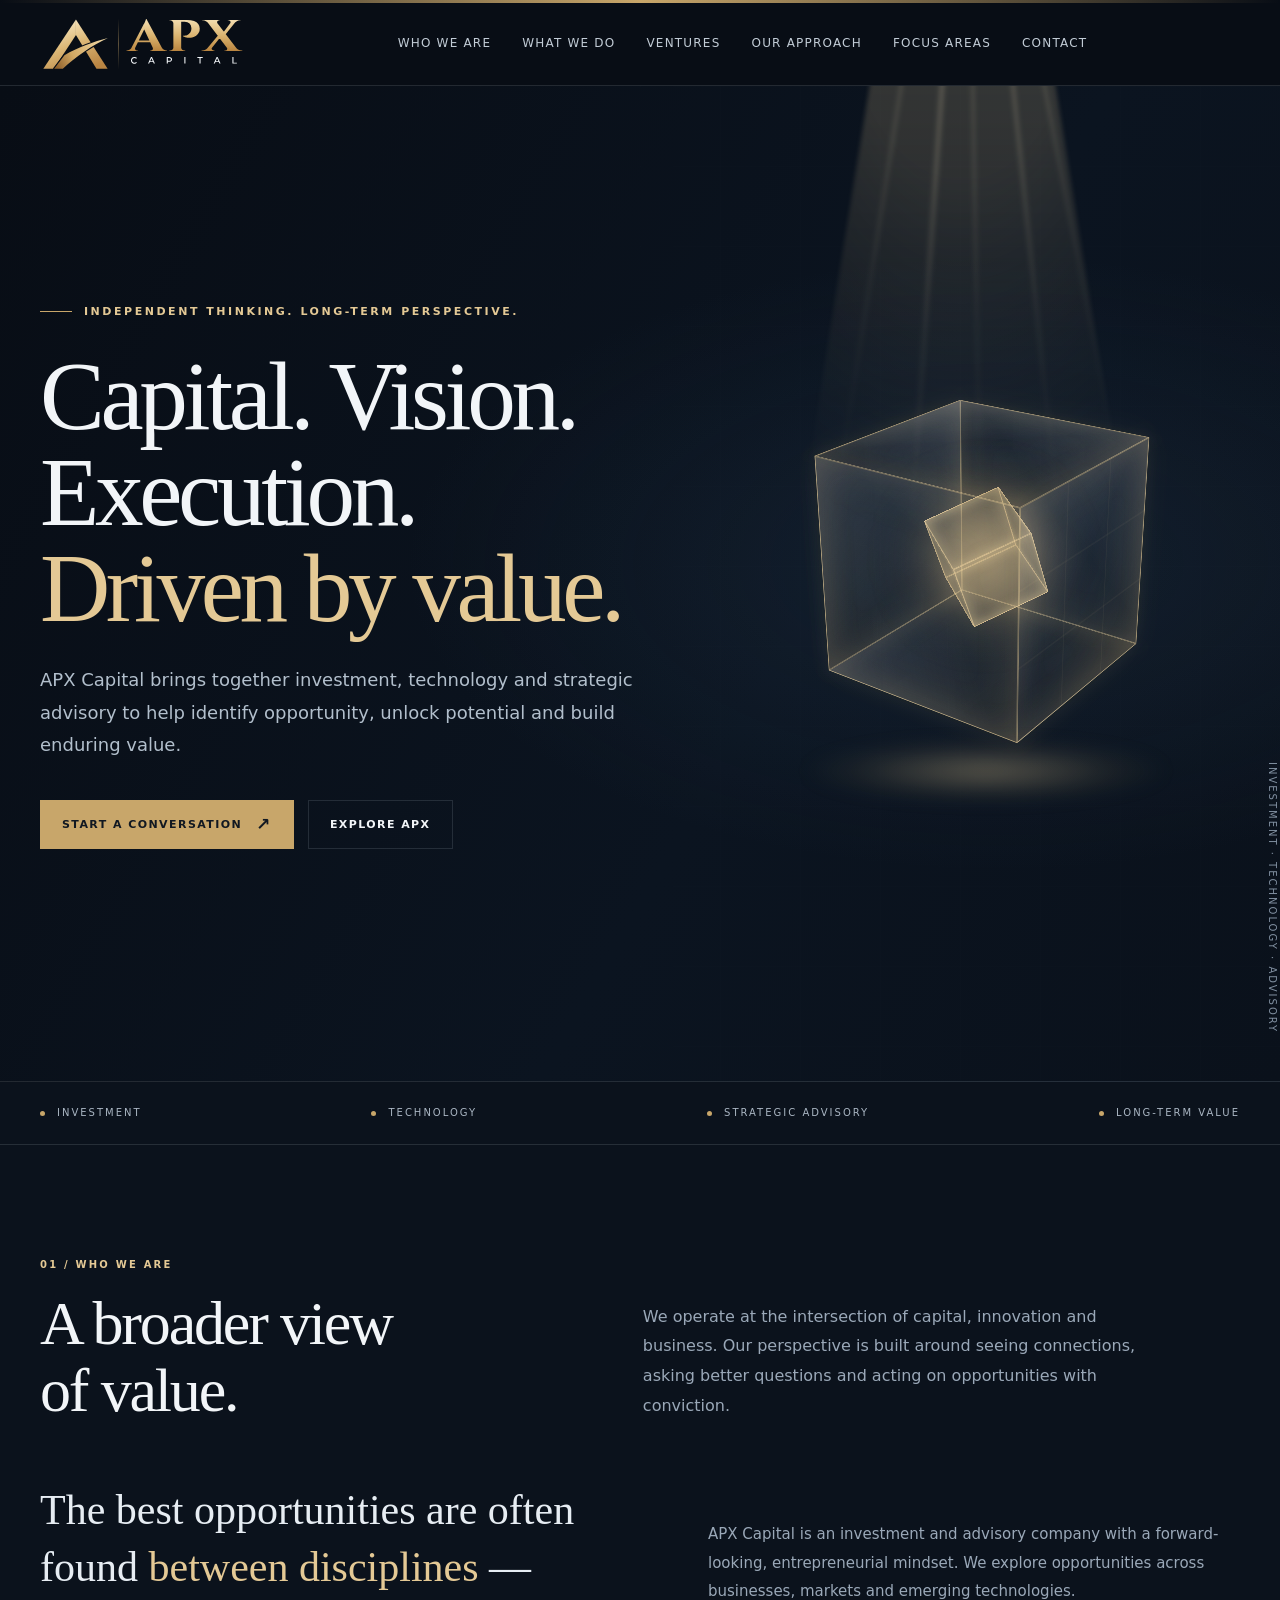
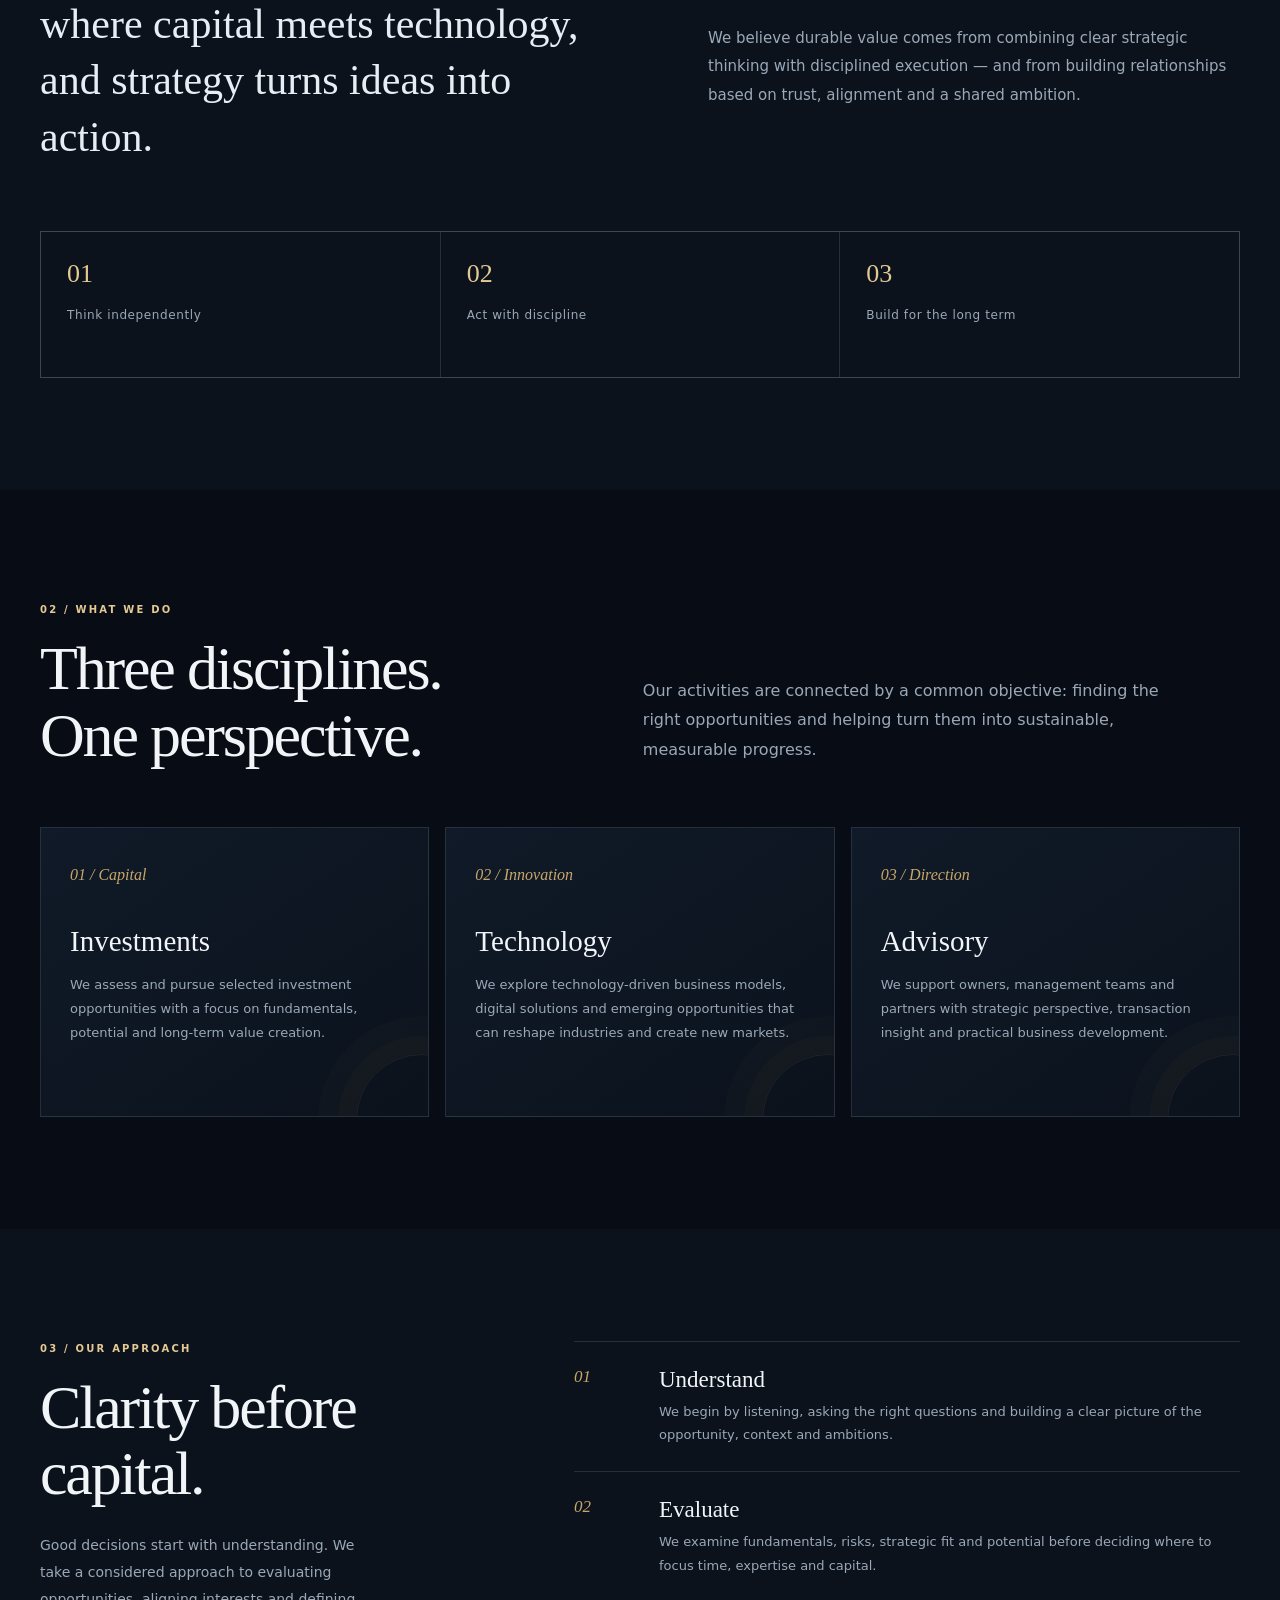
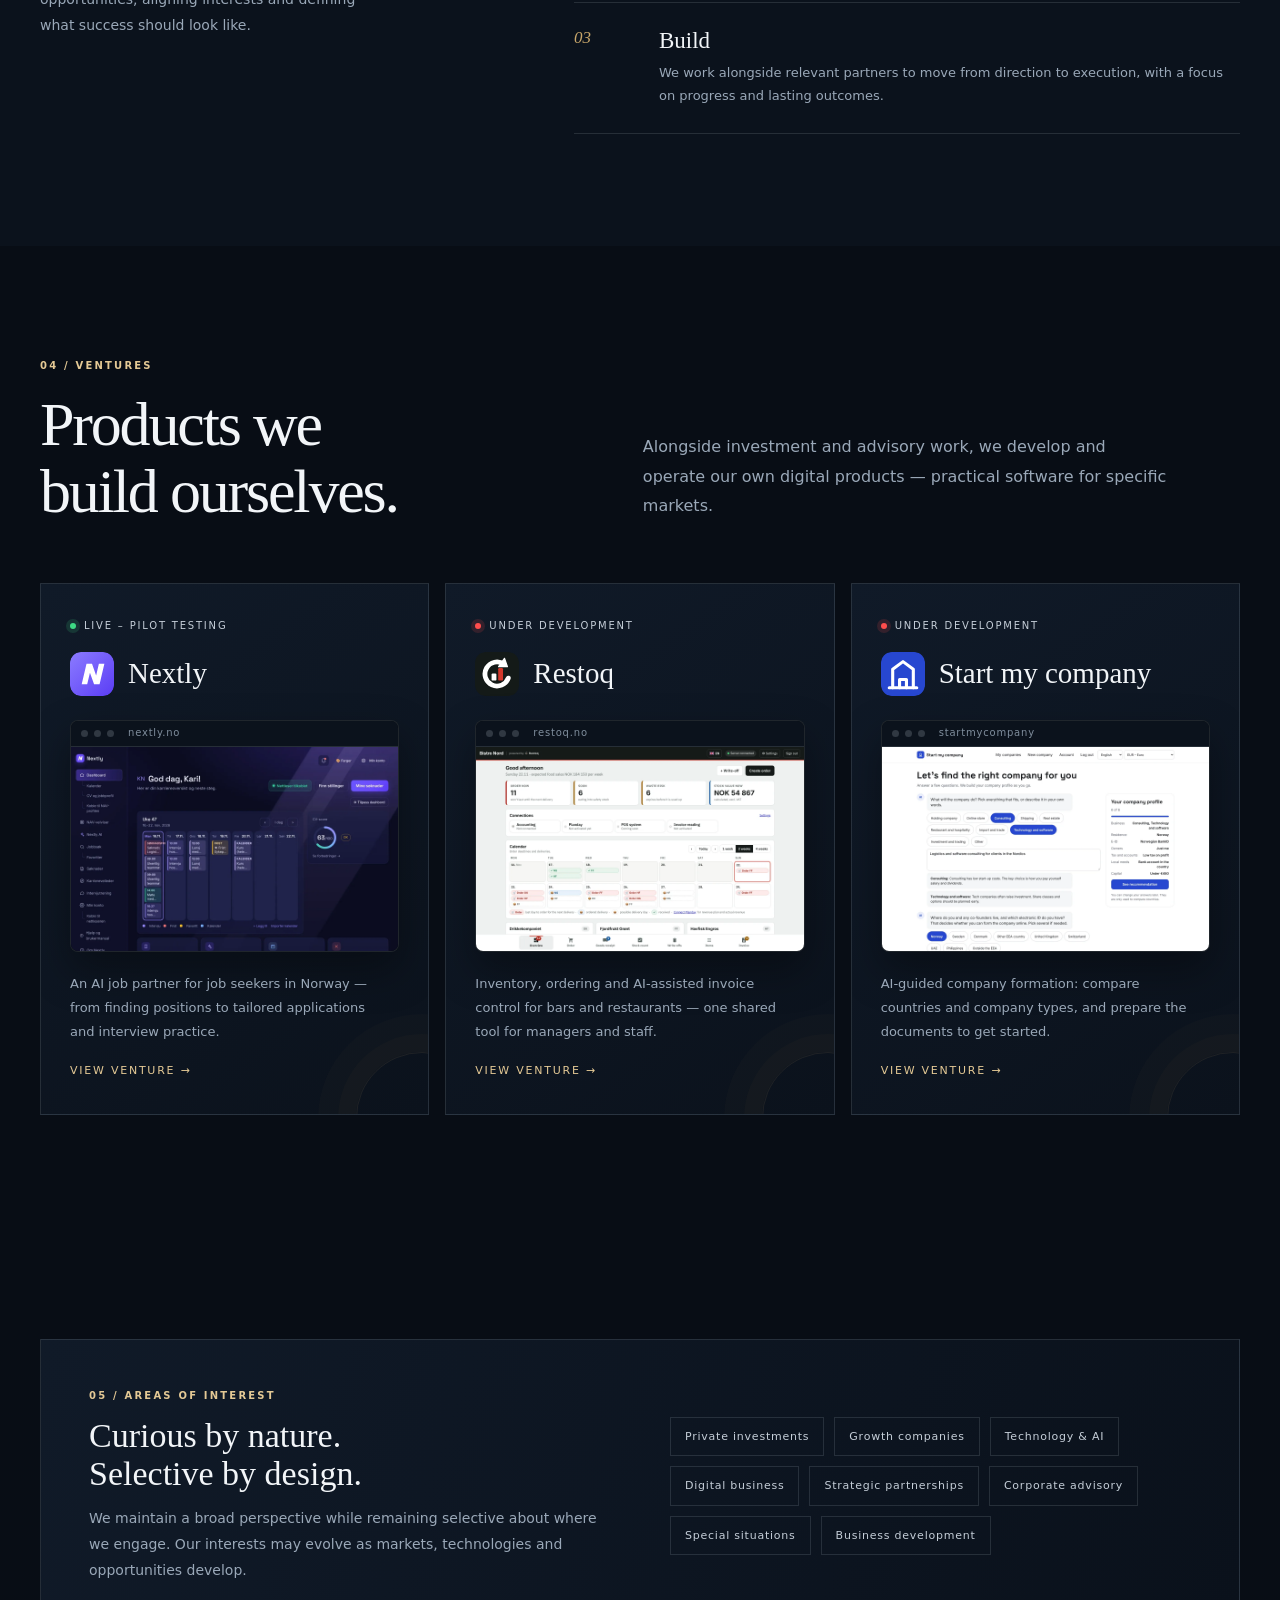
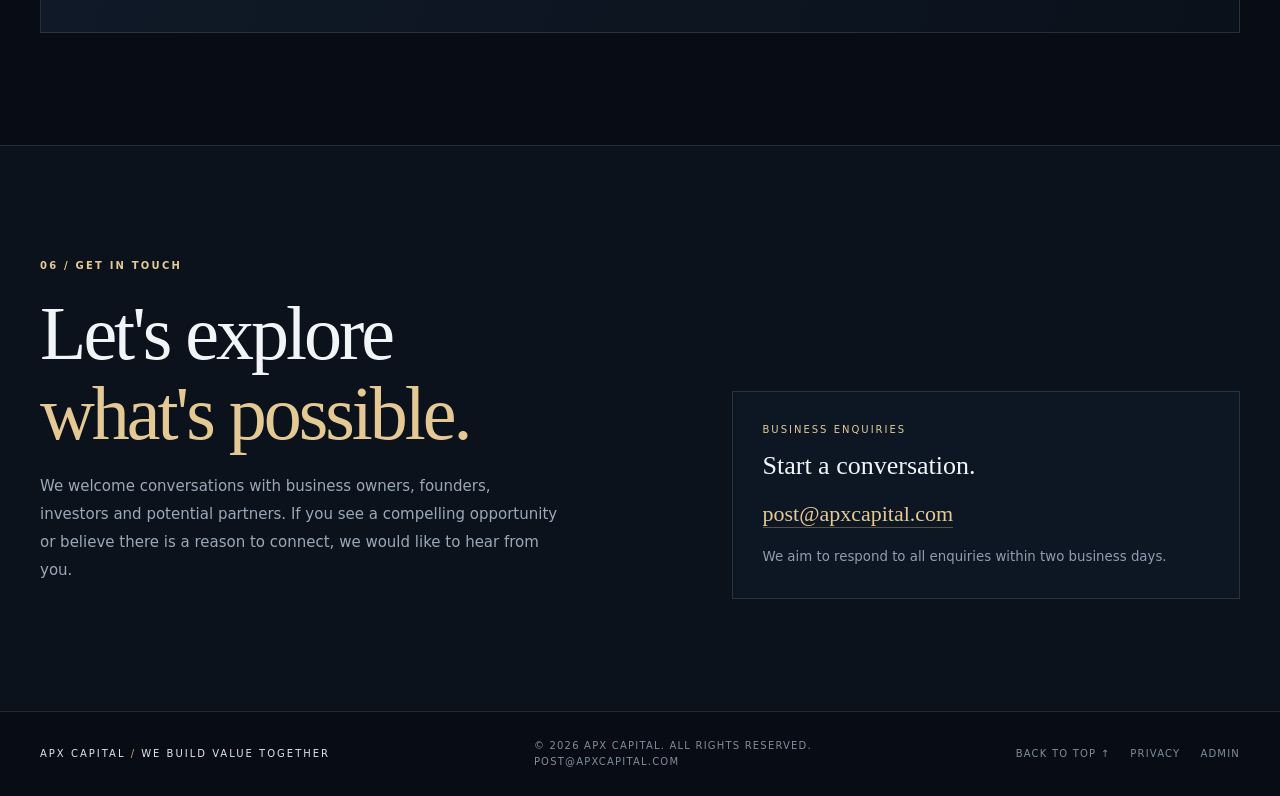
<file: index.html>
<!doctype html>
<html lang="en"><head>
<meta charset="utf-8">
<meta http-equiv="Content-Security-Policy" content="default-src 'self'; script-src 'self' https://gc.zgo.at; style-src 'self' 'unsafe-inline'; img-src 'self' data: https://apxcapital.goatcounter.com; connect-src 'self' https://api.github.com https://apxcapital.goatcounter.com; font-src 'self'; object-src 'none'; base-uri 'self'; form-action 'none'; upgrade-insecure-requests">
<meta name="referrer" content="strict-origin-when-cross-origin">
<meta name="viewport" content="width=device-width, initial-scale=1">
<meta name="theme-color" content="#080d15">
<meta name="description" content="APX Capital brings together investment, technology and strategic advisory to identify opportunities and build long-term value.">
<meta name="robots" content="index, follow">
<link rel="canonical" href="https://apxcapital.no/">
<meta property="og:type" content="website">
<meta property="og:site_name" content="APX Capital">
<meta property="og:title" content="APX Capital — We Build Value Together">
<meta property="og:description" content="Investment, technology and strategic advisory.">
<meta property="og:url" content="https://apxcapital.no/">
<meta property="og:image" content="https://apxcapital.no/og-image.png">
<meta property="og:image:width" content="1200"><meta property="og:image:height" content="630">
<meta name="twitter:card" content="summary_large_image">
<link rel="icon" href="favicon.ico" sizes="any">
<link rel="icon" type="image/svg+xml" href="favicon.svg">
<link rel="icon" type="image/png" sizes="512x512" href="favicon-512.png">
<link rel="apple-touch-icon" href="favicon-180.png">
<title>APX Capital — We Build Value Together</title>
<link rel="stylesheet" href="site.css">
<script type="application/ld+json">{"@context": "https://schema.org", "@type": "Organization", "name": "APX Capital", "url": "https://apxcapital.no/", "logo": "https://apxcapital.no/apx-capital-logo.png", "email": "post@apxcapital.com", "description": "Investment, technology and strategic advisory."}</script>
</head>
<body>
<a class="skip" href="#main">Skip to content</a>
<div class="topline"></div>
<header><div class="wrap nav"><a class="brand" href="#home" aria-label="APX Capital home"><img class="brand-logo" src="apx-capital-logo.svg" width="205" height="55" alt="APX Capital"></a><nav class="links" id="navlinks"><a href="#about">Who we are</a><a href="#capabilities">What we do</a><a href="#ventures">Ventures</a><a href="#approach">Our approach</a><a href="#focus">Focus areas</a><a href="#contact">Contact</a></nav><div class="navright"><button class="menu" id="menu" type="button" aria-label="Open navigation" aria-controls="navlinks" aria-expanded="false">☰</button></div></div></header>
<main id="main">
<section class="hero" id="home"><div class="hero-grid"></div><div class="hero-fx" aria-hidden="true"><div class="fx-rays"><i></i><i></i><i></i><i></i><i></i></div><div class="fx-floor"><div class="fx-plane"></div></div><div class="fx-stage"><div class="fx-tilt"><div class="fx-float"><div class="fx-glow"></div><div class="fx-cube"><i class="fx-face f1"></i><i class="fx-face f2"></i><i class="fx-face f3"></i><i class="fx-face f4"></i><i class="fx-face f5"></i><i class="fx-face f6"></i><div class="fx-cube fx-inner"><i class="fx-face f1"></i><i class="fx-face f2"></i><i class="fx-face f3"></i><i class="fx-face f4"></i><i class="fx-face f5"></i><i class="fx-face f6"></i></div></div></div></div><div class="fx-shadow"></div></div></div><div class="wrap"><div class="hero-inner"><div class="eyebrow">Independent thinking. Long-term perspective.</div><h1>Capital. Vision. Execution.<br><em>Driven by value.</em></h1><p class="lead">APX Capital brings together investment, technology and strategic advisory to help identify opportunity, unlock potential and build enduring value.</p><div class="actions"><a class="btn" href="#contact" data-goatcounter-click="cta-start-conversation"><span>Start a conversation</span><span class="arrow">↗</span></a><a class="btn ghost" href="#capabilities"><span>Explore APX</span></a></div></div></div><div class="hero-note">Investment · Technology · Advisory</div></section>
<div class="ticker"><div class="wrap ticker-inner"><span><i></i><span>Investment</span></span><span><i></i><span>Technology</span></span><span><i></i><span>Strategic advisory</span></span><span><i></i><span>Long-term value</span></span></div></div>
<section class="about" id="about"><div class="wrap"><div class="section-head"><div><div class="kicker">01 / Who we are</div><h2 class="h2">A broader view<br>of value.</h2></div><p class="section-intro">We operate at the intersection of capital, innovation and business. Our perspective is built around seeing connections, asking better questions and acting on opportunities with conviction.</p></div><div class="about-grid"><p class="statement">The best opportunities are often found <em>between disciplines</em> — where capital meets technology, and strategy turns ideas into action.</p><div class="about-copy"><p>APX Capital is an investment and advisory company with a forward-looking, entrepreneurial mindset. We explore opportunities across businesses, markets and emerging technologies.</p><p>We believe durable value comes from combining clear strategic thinking with disciplined execution — and from building relationships based on trust, alignment and a shared ambition.</p></div></div><div class="principles"><div class="principle"><strong>01</strong><span>Think independently</span></div><div class="principle"><strong>02</strong><span>Act with discipline</span></div><div class="principle"><strong>03</strong><span>Build for the long term</span></div></div></div></section>
<section class="capabilities" id="capabilities"><div class="wrap"><div class="section-head"><div><div class="kicker">02 / What we do</div><h2 class="h2">Three disciplines.<br>One perspective.</h2></div><p class="section-intro">Our activities are connected by a common objective: finding the right opportunities and helping turn them into sustainable, measurable progress.</p></div><div class="cards"><article class="card"><span class="card-no">01 / Capital</span><h3>Investments</h3><p>We assess and pursue selected investment opportunities with a focus on fundamentals, potential and long-term value creation.</p></article><article class="card"><span class="card-no">02 / Innovation</span><h3>Technology</h3><p>We explore technology-driven business models, digital solutions and emerging opportunities that can reshape industries and create new markets.</p></article><article class="card"><span class="card-no">03 / Direction</span><h3>Advisory</h3><p>We support owners, management teams and partners with strategic perspective, transaction insight and practical business development.</p></article></div></div></section>
<section class="approach" id="approach"><div class="wrap"><div class="approach-grid"><div><div class="kicker">03 / Our approach</div><h2 class="h2">Clarity before<br>capital.</h2><p class="approach-aside">Good decisions start with understanding. We take a considered approach to evaluating opportunities, aligning interests and defining what success should look like.</p></div><div class="steps"><div class="step"><div class="step-num">01</div><div><h3>Understand</h3><p>We begin by listening, asking the right questions and building a clear picture of the opportunity, context and ambitions.</p></div></div><div class="step"><div class="step-num">02</div><div><h3>Evaluate</h3><p>We examine fundamentals, risks, strategic fit and potential before deciding where to focus time, expertise and capital.</p></div></div><div class="step"><div class="step-num">03</div><div><h3>Build</h3><p>We work alongside relevant partners to move from direction to execution, with a focus on progress and lasting outcomes.</p></div></div></div></div></div></section>
<section class="capabilities" id="ventures"><div class="wrap"><div class="section-head"><div><div class="kicker">04 / Ventures</div><h2 class="h2">Products we<br>build ourselves.</h2></div><p class="section-intro">Alongside investment and advisory work, we develop and operate our own digital products — practical software for specific markets.</p></div><div class="cards"><a class="card vcard" href="projects.html#nextly"><span class="pill live"><i></i><span>Live – Pilot testing</span></span><div class="vcard-head"><img src="ventures/nextly-logo.svg" alt="" width="44" height="44"><h3>Nextly</h3></div><div class="vshot"><div class="frame-bar"><i></i><i></i><i></i><span>nextly.no</span></div><div class="vshot-imgs"><img class="on" src="ventures/nextly-dashboard.webp" alt="Nextly – Dashboard" width="1440" height="900" loading="lazy" decoding="async"><img class="" src="ventures/nextly-jobs.webp" alt="Nextly – Job search" width="1440" height="900" loading="lazy" decoding="async"><img class="" src="ventures/nextly-cv.webp" alt="Nextly – CV" width="1440" height="900" loading="lazy" decoding="async"><img class="" src="ventures/nextly-interview.webp" alt="Nextly – Interview practice" width="1440" height="900" loading="lazy" decoding="async"></div></div><p>An AI job partner for job seekers in Norway — from finding positions to tailored applications and interview practice.</p><span class="more">View venture →</span></a><a class="card vcard" href="projects.html#restoq"><span class="pill dev"><i></i><span>Under development</span></span><div class="vcard-head"><img src="ventures/restoq-logo.svg" alt="" width="44" height="44"><h3>Restoq</h3></div><div class="vshot"><div class="frame-bar"><i></i><i></i><i></i><span>restoq.no</span></div><div class="vshot-imgs"><img class="on" src="ventures/restoq-overview.webp" alt="Restoq – Overview" width="1440" height="900" loading="lazy" decoding="async"><img class="" src="ventures/restoq-invoices.webp" alt="Restoq – Invoice control" width="1440" height="900" loading="lazy" decoding="async"><img class="" src="ventures/restoq-ordering.webp" alt="Restoq – Ordering" width="1440" height="900" loading="lazy" decoding="async"><img class="" src="ventures/restoq-writeoffs.webp" alt="Restoq – Write-offs" width="1440" height="900" loading="lazy" decoding="async"></div></div><p>Inventory, ordering and AI-assisted invoice control for bars and restaurants — one shared tool for managers and staff.</p><span class="more">View venture →</span></a><a class="card vcard" href="projects.html#startmycompany"><span class="pill dev"><i></i><span>Under development</span></span><div class="vcard-head"><img src="ventures/startmycompany-logo.svg" alt="" width="44" height="44"><h3>Start my company</h3></div><div class="vshot"><div class="frame-bar"><i></i><i></i><i></i><span>startmycompany</span></div><div class="vshot-imgs"><img class="on" src="ventures/startmycompany-interview.webp" alt="Start my company – Interview" width="1440" height="900" loading="lazy" decoding="async"><img class="" src="ventures/startmycompany-comparison.webp" alt="Start my company – Comparison" width="1440" height="900" loading="lazy" decoding="async"><img class="" src="ventures/startmycompany-plan.webp" alt="Start my company – Plan" width="1440" height="900" loading="lazy" decoding="async"><img class="" src="ventures/startmycompany-documents.webp" alt="Start my company – Documents" width="1440" height="900" loading="lazy" decoding="async"></div></div><p>AI-guided company formation: compare countries and company types, and prepare the documents to get started.</p><span class="more">View venture →</span></a></div></div></section>
<section class="focus" id="focus"><div class="wrap"><div class="focus-band"><div><div class="kicker">05 / Areas of interest</div><h3>Curious by nature.<br>Selective by design.</h3><p>We maintain a broad perspective while remaining selective about where we engage. Our interests may evolve as markets, technologies and opportunities develop.</p></div><div class="tags"><span class="tag">Private investments</span><span class="tag">Growth companies</span><span class="tag">Technology &amp; AI</span><span class="tag">Digital business</span><span class="tag">Strategic partnerships</span><span class="tag">Corporate advisory</span><span class="tag">Special situations</span><span class="tag">Business development</span></div></div></div></section>
<section class="contact" id="contact"><div class="wrap"><div class="contact-grid"><div><div class="kicker">06 / Get in touch</div><h2>Let's explore<br><em style="color:var(--gold2);font-style:normal">what's possible.</em></h2><p>We welcome conversations with business owners, founders, investors and potential partners. If you see a compelling opportunity or believe there is a reason to connect, we would like to hear from you.</p></div><div class="contact-panel"><div class="label">Business enquiries</div><div class="big">Start a conversation.</div><a class="contact-mail" href="mailto:post@apxcapital.com" data-goatcounter-click="mailto-contact" data-goatcounter-title="Email (contact panel)">post@apxcapital.com</a>
<small>We aim to respond to all enquiries within two business days.</small></div></div></div></section>
</main><footer><div class="wrap foot"><div class="footbrand">APX CAPITAL <span style="color:var(--gold)">/</span> <span>We Build Value Together</span></div><div>© <span id="year"></span> APX Capital. <span>All rights reserved.</span><br>
<span class="legal"><a href="mailto:post@apxcapital.com" data-goatcounter-click="mailto-footer" data-goatcounter-title="Email (footer)">post@apxcapital.com</a></span></div><div class="footlinks"><a href="#home">Back to top ↑</a><a href="privacy.html">Privacy</a><a href="admin.html" rel="nofollow">Admin</a></div></div></footer>
<script data-goatcounter="https://apxcapital.goatcounter.com/count" async src="https://gc.zgo.at/count.v5.js" integrity="sha384-atnOLvQb9t+jTSipvd75X2yginT4PjVbqDdlJAmxMm+wYElFmeR6EmLP5bYeoRVQ" crossorigin="anonymous"></script>
<script src="site.js" defer></script>
<script src="editor.js" defer></script>

</body></html>
</file>
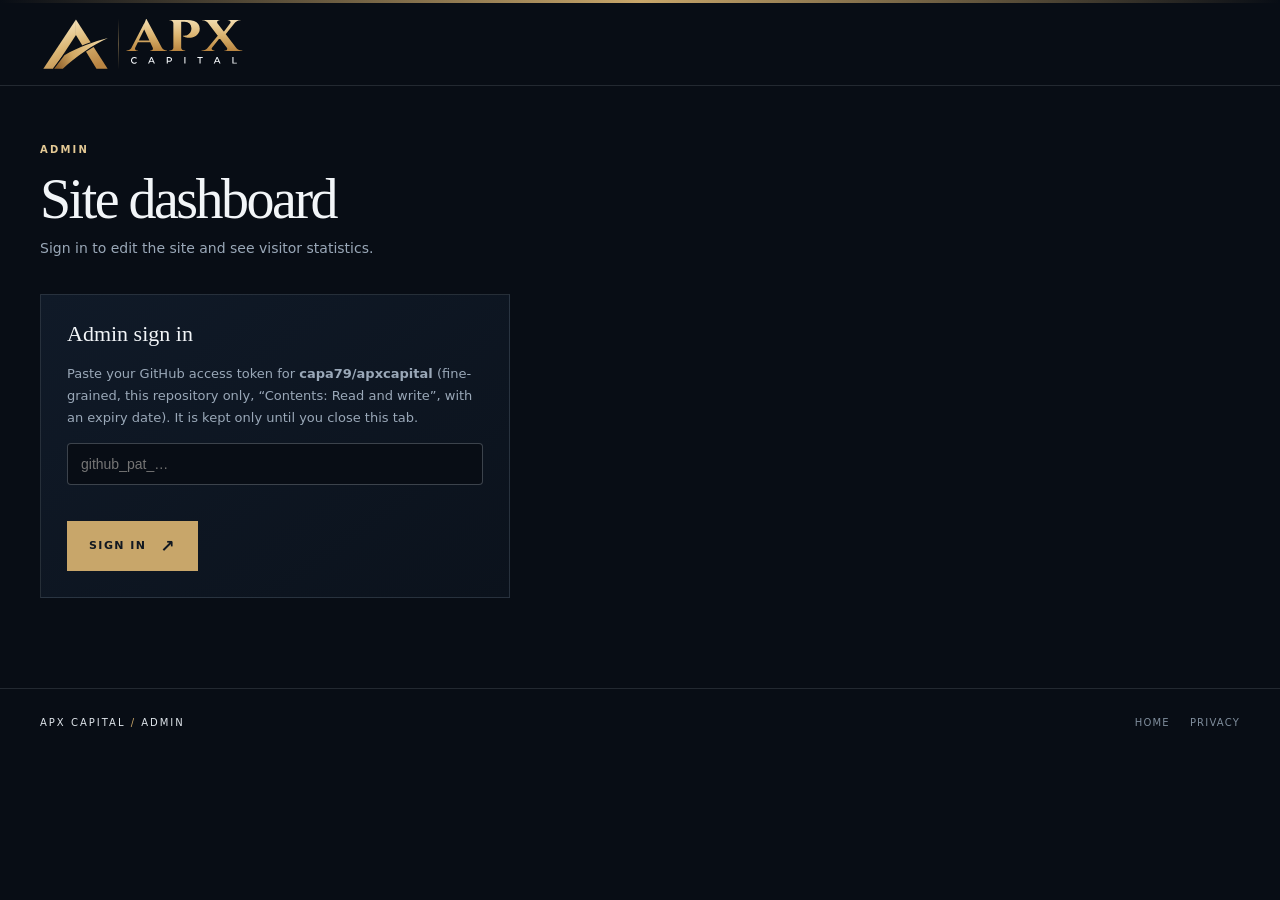
<file: admin.html>
<!doctype html>
<html lang="en"><head>
<meta charset="utf-8">
<meta http-equiv="Content-Security-Policy" content="default-src 'self'; script-src 'self'; style-src 'self' 'unsafe-inline'; img-src 'self' data:; connect-src 'self' https://api.github.com https://apxcapital.goatcounter.com; font-src 'self'; object-src 'none'; base-uri 'self'; form-action 'none'; upgrade-insecure-requests">
<meta name="referrer" content="no-referrer">
<meta name="viewport" content="width=device-width, initial-scale=1">
<meta name="theme-color" content="#080d15">
<meta name="robots" content="noindex, nofollow">
<link rel="icon" href="favicon.ico" sizes="any">
<link rel="icon" type="image/svg+xml" href="favicon.svg">
<title>Admin — APX Capital</title>
<link rel="stylesheet" href="site.css">
<style>
.adm{padding:56px 0 90px}
.adm h1{font-size:clamp(38px,5vw,56px);margin:14px 0 10px}
.adm .sub{color:var(--muted);font-size:14px;margin:0 0 34px}
.panel{border:1px solid var(--line);background:linear-gradient(145deg,#101a28,#0b121c);padding:26px}
.panel h2{font:400 22px Georgia,serif;margin:0 0 16px}
.panel p{color:var(--muted);font-size:13px;line-height:1.7;margin:0 0 14px}
.field{width:100%;padding:12px 13px;border-radius:4px;border:1px solid rgba(215,226,239,.25);background:#080d15;color:var(--text);font-size:14px;margin:0 0 10px}
.check{display:flex;gap:8px;align-items:center;color:var(--muted);font-size:12px;margin:4px 0 16px}
.err{color:#ff9b8a;font-size:12px;min-height:18px;margin:0 0 8px}
.login{max-width:470px}
.btn.small{padding:10px 15px;font-size:10px}
.bar{display:flex;flex-wrap:wrap;gap:10px;align-items:center;justify-content:space-between;margin:0 0 26px}
.bar .grp{display:flex;flex-wrap:wrap;gap:8px}
.seg{display:flex;border:1px solid var(--line);border-radius:30px;overflow:hidden}
.seg button{background:transparent;border:0;color:var(--muted);padding:9px 15px;font-size:11px;letter-spacing:.08em;text-transform:uppercase;cursor:pointer}
.seg button.on{background:var(--gold);color:#111821;font-weight:700}
.kpis{display:grid;grid-template-columns:repeat(4,1fr);gap:1px;background:var(--line);border:1px solid var(--line);margin:0 0 18px}
.kpi{background:#0b121c;padding:22px 22px 20px}
.kpi .l{color:var(--muted);font-size:10px;letter-spacing:.18em;text-transform:uppercase}
.kpi .v{font:400 38px/1.1 Georgia,serif;margin:10px 0 4px;color:var(--text)}
.kpi .d{font-size:12px;color:var(--muted)}
.kpi .d.up{color:#8fd19e}.kpi .d.down{color:#ff9b8a}
.chart{margin:0 0 18px}
.chart svg{display:block;width:100%;height:220px}
.chart .ax{fill:#7f8d9c;font-size:10px;font-family:Inter,system-ui,sans-serif}
.chart rect.b{fill:var(--gold)}
.chart rect.b:hover{fill:var(--gold2)}
.chart line{stroke:rgba(215,226,239,.10)}
.grid2{display:grid;grid-template-columns:1fr 1fr;gap:18px;margin:0 0 18px}
.grid3{display:grid;grid-template-columns:1fr 1fr 1fr;gap:18px;margin:0 0 18px}
.list{list-style:none;margin:0;padding:0}
.list li{position:relative;display:flex;justify-content:space-between;gap:12px;padding:8px 10px;font-size:13px;border-bottom:1px solid rgba(215,226,239,.06)}
.list li:last-child{border-bottom:0}
.list li i{position:absolute;left:0;top:3px;bottom:3px;background:rgba(200,166,106,.13);border-radius:2px;z-index:0}
.list li span{position:relative;z-index:1;overflow:hidden;text-overflow:ellipsis;white-space:nowrap}
.list li b{position:relative;z-index:1;font-weight:600;color:var(--gold2)}
.list .empty{color:var(--muted);font-size:13px;padding:8px 0}
.list li.drill{cursor:pointer}
.list li.drill:hover span,.list li.drill:focus span{color:var(--gold2)}
.list li.drill span:after{content:" ›";color:var(--gold);opacity:.7}
.list li.drill[aria-expanded=true] span:after{content:" ⌄"}
.list li.subwrap{display:block;padding:2px 0 8px 14px;border-bottom:1px solid rgba(215,226,239,.06)}
.list.sub li{font-size:12px;padding:5px 8px;color:#c5ced8}
.list.sub li i{background:rgba(200,166,106,.08)}
.spark{flex:0 0 70px;width:70px;height:18px;align-self:center;position:relative;z-index:1;margin-left:auto}
.spark polyline{fill:none;stroke:var(--gold);stroke-width:1.4;vector-effect:non-scaling-stroke}
.list li span{flex:1 1 auto}
.chart .hours svg{height:150px}
code{font-size:12px;color:var(--gold2)}
.links2 a{display:flex;justify-content:space-between;padding:11px 0;border-bottom:1px solid rgba(215,226,239,.08);font-size:13px}
.links2 a:last-child{border-bottom:0}
.links2 a:hover{color:var(--gold2)}
.commits li span{white-space:normal}
.commits small{display:block;color:var(--muted);font-size:11px}
.note{color:#7f8d9c;font-size:12px;margin-top:10px}
.hidden{display:none!important}
@media(max-width:900px){.kpis{grid-template-columns:1fr 1fr}.grid2,.grid3{grid-template-columns:1fr}}
</style>
</head>
<body>
<div class="topline"></div>
<header><div class="wrap nav"><a class="brand" href="index.html" aria-label="APX Capital home"><img class="brand-logo" src="apx-capital-logo.svg" width="205" height="55" alt="APX Capital"></a><div class="navright"><a class="btn ghost small hidden" id="signout" href="#"><span>Sign out</span></a></div></div></header>
<main class="adm"><div class="wrap">
<div class="kicker">Admin</div>
<h1>Site dashboard</h1>
<p class="sub" id="sub">Sign in to edit the site and see visitor statistics.</p>

<!-- Step 1: sign in with GitHub token -->
<section class="panel login" id="login" style="padding:26px">
<h2>Admin sign in</h2>
<p>Paste your GitHub access token for <b>capa79/apxcapital</b> (fine-grained, this repository only, “Contents: Read and write”, with an expiry date). It is kept only until you close this tab.</p>
<input class="field" type="password" id="gh-token" autocomplete="off" placeholder="github_pat_…" aria-label="GitHub access token">
<div class="err" id="gh-err"></div>
<button class="btn" type="button" id="gh-ok"><span>Sign in</span><span class="arrow">↗</span></button>
</section>

<!-- Dashboard -->
<div id="dash" class="hidden">
<div class="grid3">
<section class="panel"><h2>Edit the site</h2><div class="links2">
<a href="index.html#admin">Home page <span>Edit ↗</span></a>
<a href="projects.html#admin">Ventures page <span>Edit ↗</span></a>
<a href="privacy.html#admin">Privacy page <span>Edit ↗</span></a>
</div><p class="note">Opens the page in edit mode. Click any text, then Publish.</p></section>
<section class="panel"><h2>Tools</h2><div class="links2">
<a href="https://apxcapital.goatcounter.com" target="_blank" rel="noopener">Full statistics (GoatCounter) <span>↗</span></a>
<a href="https://github.com/capa79/apxcapital" target="_blank" rel="noopener">Source code (GitHub) <span>↗</span></a>
<a href="https://search.google.com/search-console" target="_blank" rel="noopener">Google Search Console <span>↗</span></a>
</div>
<label class="check" style="margin:14px 0 0"><input type="checkbox" id="skipgc"> Don't count my own visits on this device</label></section>
<section class="panel"><h2>Recent changes</h2><ul class="list commits" id="commits"><li class="empty">Loading…</li></ul></section>
</div>

<!-- Step 2: GoatCounter key (statistics) -->
<section class="panel login hidden" id="gc-login" style="margin:0 0 18px">
<h2>Connect visitor statistics</h2>
<p>Create a key in GoatCounter: sign in at apxcapital.goatcounter.com → your user menu → <b>API</b> → new key with only <b>“Read statistics”</b> ticked. Paste it here.</p>
<input class="field" type="password" id="gc-key" autocomplete="off" placeholder="GoatCounter API key" aria-label="GoatCounter API key">
<label class="check"><input type="checkbox" id="gc-remember" checked> Remember on this device (read-only key)</label>
<div class="err" id="gc-err"></div>
<button class="btn" type="button" id="gc-ok"><span>Connect</span><span class="arrow">↗</span></button>
</section>

<div id="stats" class="hidden">
<div class="bar">
<div class="seg" id="range" role="group" aria-label="Period">
<button type="button" data-days="1">Today</button><button type="button" data-days="7">7 days</button><button type="button" data-days="30" class="on">30 days</button><button type="button" data-days="90">90 days</button><button type="button" data-days="365">12 months</button>
</div>
<div class="grp"><span class="note" id="updated" style="margin:0;align-self:center"></span><button class="btn ghost small" type="button" id="refresh"><span>Refresh</span></button><button class="btn ghost small" type="button" id="gc-forget"><span>Disconnect stats</span></button></div>
</div>
<div class="err" id="stats-err"></div>
<div class="kpis">
<div class="kpi"><div class="l">Visitors</div><div class="v" id="k-visitors">–</div><div class="d" id="k-change"></div></div>
<div class="kpi"><div class="l">Visitors today</div><div class="v" id="k-today">–</div><div class="d" id="k-yesterday"></div></div>
<div class="kpi"><div class="l">Average per day</div><div class="v" id="k-avg">–</div><div class="d" id="k-best"></div></div>
<div class="kpi"><div class="l">Clicks tracked</div><div class="v" id="k-events">–</div><div class="d">Email, CTA and venture links</div></div>
</div>
<section class="panel chart"><h2 id="chart-title">Visitors per day</h2><div id="chart"></div></section>
<p class="note" style="margin:0 0 12px">Tip: click a row to see more detail – where a page's visitors came from, which pages a site sent people to, browser versions, regions and exact screen widths.</p>
<div class="grid2">
<section class="panel"><h2>Most visited pages</h2><ul class="list" id="l-pages"></ul></section>
<section class="panel"><h2>Clicks</h2><ul class="list" id="l-events"></ul></section>
</div>
<div class="grid2">
<section class="panel"><h2>Where visitors come from</h2><ul class="list" id="l-refs"></ul></section>
<section class="panel"><h2>Campaigns</h2><ul class="list" id="l-camp"></ul><p class="note">Visits from links tagged with <code>?utm_campaign=…</code>, e.g. a LinkedIn post or your email signature.</p></section>
</div>
<div class="grid2">
<section class="panel"><h2>Countries</h2><ul class="list" id="l-loc"></ul></section>
<section class="panel"><h2>Regions in Norway</h2><ul class="list" id="l-regions"></ul></section>
</div>
<div class="grid2">
<section class="panel chart"><h2>Time of day</h2><div id="hours" class="hours"></div><p class="note" id="hours-peak"></p></section>
<section class="panel"><h2>Languages</h2><ul class="list" id="l-lang"></ul></section>
</div>
<div class="grid3">
<section class="panel"><h2>Browsers</h2><ul class="list" id="l-browsers"></ul></section>
<section class="panel"><h2>Operating systems</h2><ul class="list" id="l-systems"></ul></section>
<section class="panel"><h2>Screen sizes</h2><ul class="list" id="l-sizes"></ul></section>
</div>
<p class="note">Numbers are unique visitors as counted by GoatCounter (no cookies). Days are in UTC.</p>
</div>
</div>
</div></main>
<footer><div class="wrap foot"><div class="footbrand">APX CAPITAL <span style="color:var(--gold)">/</span> <span>Admin</span></div><div class="footlinks"><a href="index.html">Home</a><a href="privacy.html">Privacy</a></div></div></footer>
<script src="admin.js" defer></script>
</body></html>
</file>
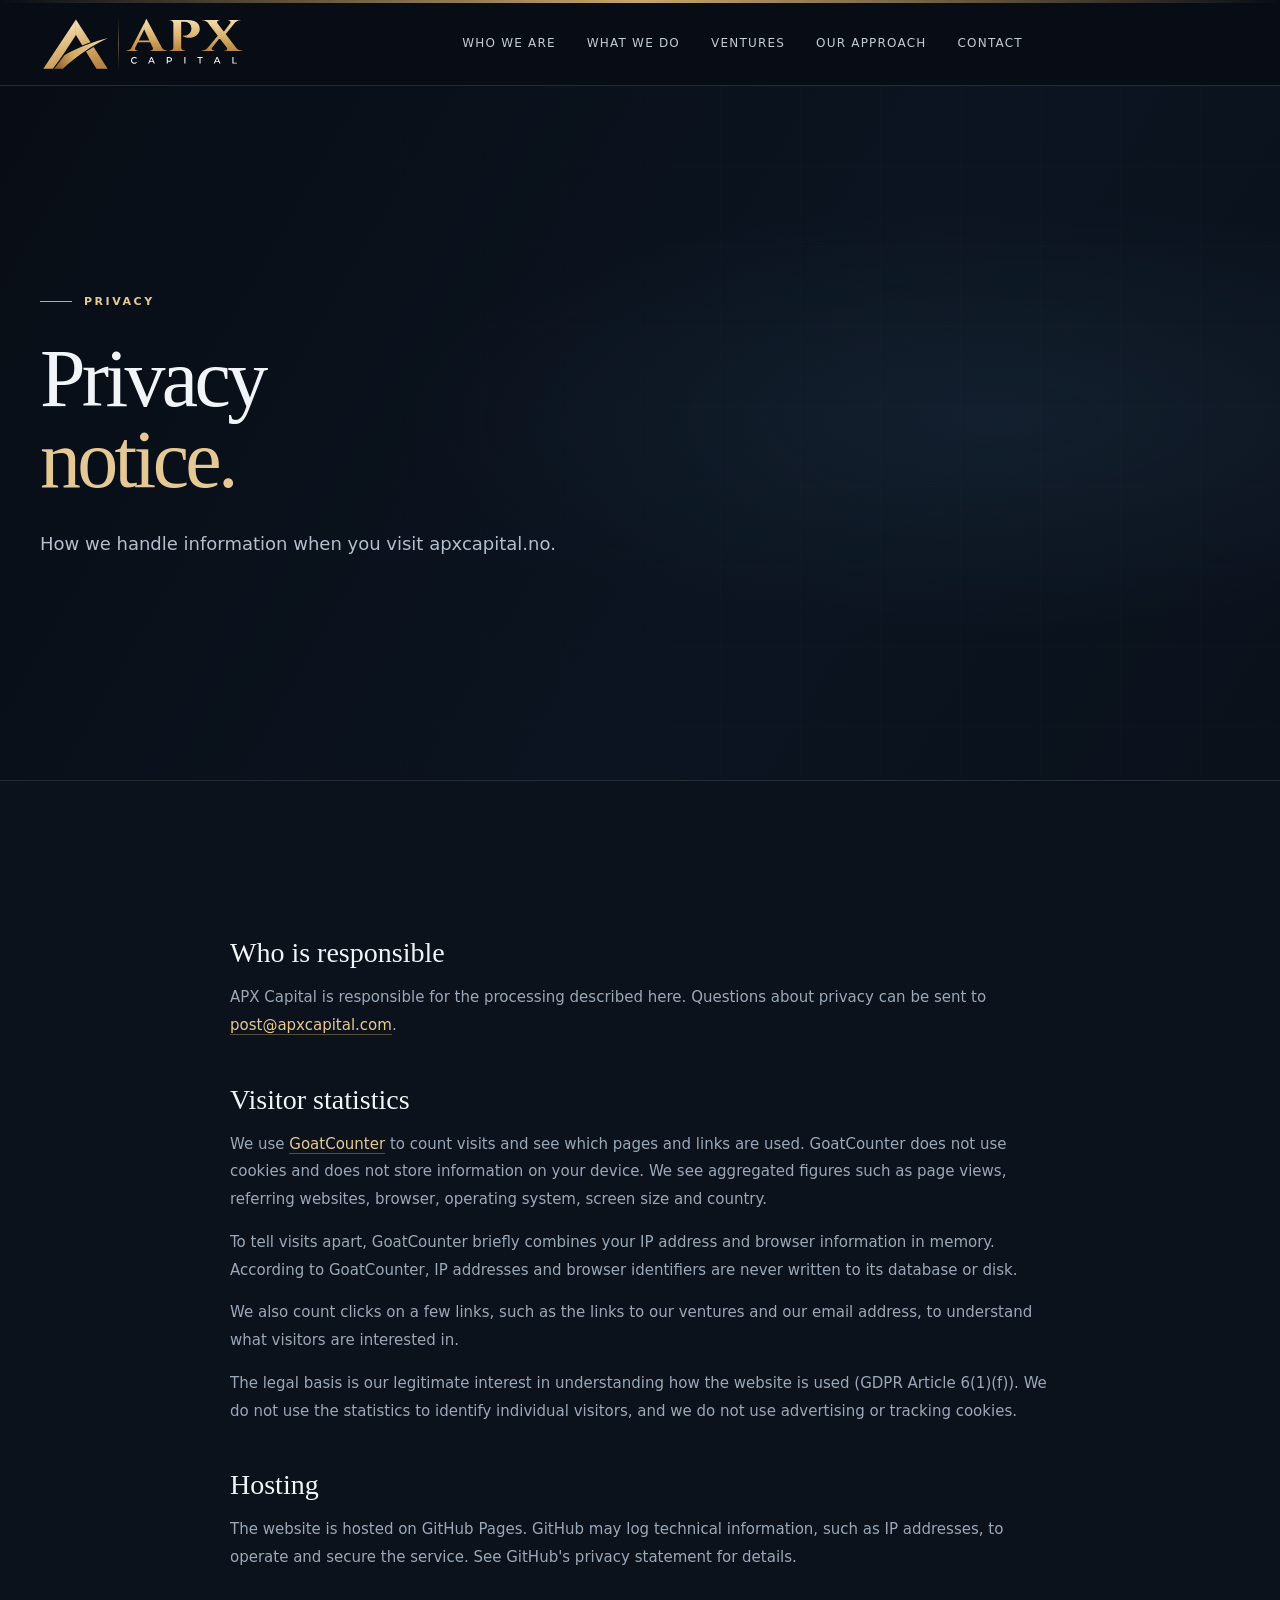
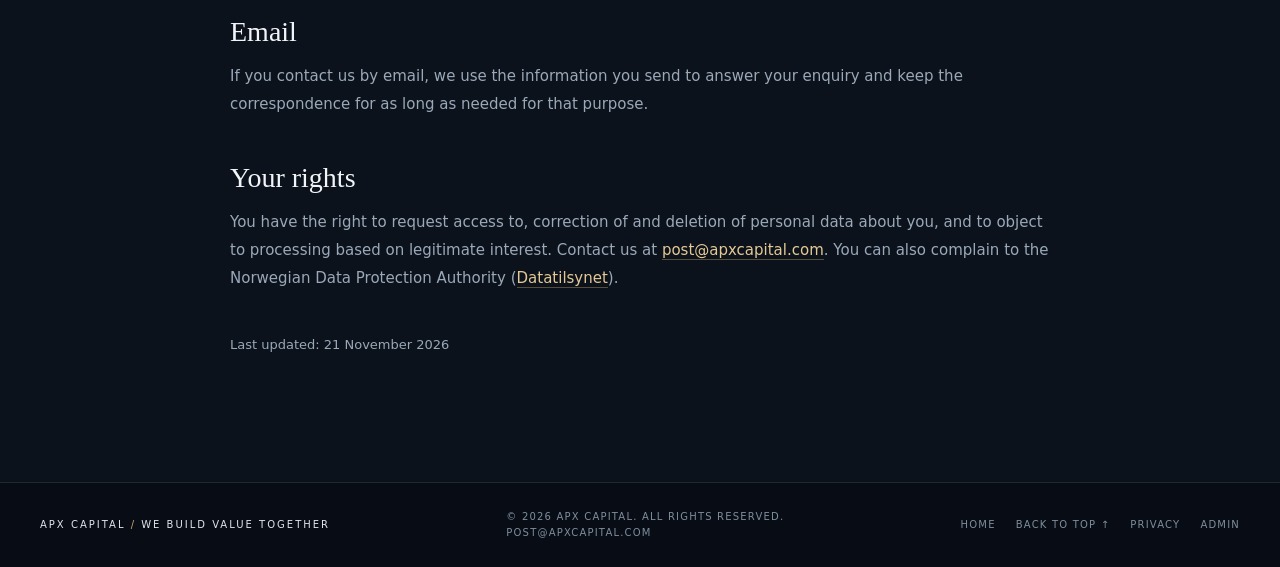
<file: privacy.html>
<!doctype html>
<html lang="en"><head>
<meta charset="utf-8">
<meta http-equiv="Content-Security-Policy" content="default-src 'self'; script-src 'self' https://gc.zgo.at; style-src 'self' 'unsafe-inline'; img-src 'self' data: https://apxcapital.goatcounter.com; connect-src 'self' https://api.github.com https://apxcapital.goatcounter.com; font-src 'self'; object-src 'none'; base-uri 'self'; form-action 'none'; upgrade-insecure-requests">
<meta name="referrer" content="strict-origin-when-cross-origin">
<meta name="viewport" content="width=device-width, initial-scale=1">
<meta name="theme-color" content="#080d15">
<meta name="description" content="How APX Capital handles personal data on apxcapital.no.">
<meta name="robots" content="index, follow">
<link rel="canonical" href="https://apxcapital.no/privacy.html">
<meta property="og:type" content="website">
<meta property="og:site_name" content="APX Capital">
<meta property="og:title" content="Privacy — APX Capital">
<meta property="og:description" content="Products we build and operate ourselves.">
<meta property="og:url" content="https://apxcapital.no/privacy.html">
<meta property="og:image" content="https://apxcapital.no/og-image.png">
<meta property="og:image:width" content="1200"><meta property="og:image:height" content="630">
<meta name="twitter:card" content="summary_large_image">
<link rel="icon" href="favicon.ico" sizes="any">
<link rel="icon" type="image/svg+xml" href="favicon.svg">
<link rel="icon" type="image/png" sizes="512x512" href="favicon-512.png">
<link rel="apple-touch-icon" href="favicon-180.png">
<title>Privacy — APX Capital</title>
<link rel="stylesheet" href="site.css">
<style>.page-hero{position:relative;overflow:hidden;border-bottom:1px solid var(--line);background:radial-gradient(ellipse at 78% 48%,rgba(48,74,100,.22),transparent 42%),linear-gradient(120deg,#080d15 0%,#0b1420 60%,#0a111b 100%)}.page-hero .hero-inner{padding:95px 0 90px}.page-hero h1{font-size:clamp(46px,6.4vw,84px)}
.ventures{background:#0b121c}.venture-list{display:grid;gap:18px}.venture{display:grid;grid-template-columns:1.05fr .95fr;gap:60px;border:1px solid var(--line);background:linear-gradient(145deg,#101a28,#0b121c);padding:46px;position:relative;overflow:hidden;transition:.25s}.venture:hover{border-color:rgba(200,166,106,.55)}.venture:after{content:"";position:absolute;width:160px;height:160px;border:1px solid rgba(200,166,106,.1);border-radius:50%;right:-70px;bottom:-80px;box-shadow:0 0 0 18px rgba(200,166,106,.025),0 0 0 38px rgba(200,166,106,.02)}.venture h3{font:400 clamp(34px,4vw,48px)/1.05 Georgia,serif;letter-spacing:-.03em;margin:22px 0 10px}.venture .tagline{color:var(--gold2);font:italic 18px Georgia,serif;margin:0 0 22px}.venture p{color:var(--muted);font-size:14px;line-height:1.9;margin:0 0 16px;max-width:520px}.status{display:inline-flex;align-items:center;gap:9px;color:#c5ced8;font-size:10px;letter-spacing:.2em;text-transform:uppercase}.status i{width:6px;height:6px;border-radius:50%;background:#6fcf97;box-shadow:0 0 0 4px rgba(111,207,151,.12)}.venture ul{list-style:none;margin:0 0 30px;padding:0;border-top:1px solid var(--line)}.venture li{padding:14px 0;border-bottom:1px solid var(--line);color:#c5ced8;font-size:13px;display:grid;grid-template-columns:34px 1fr}.venture li b{color:var(--gold);font:italic 14px Georgia,serif;font-weight:400}.venture .meta{display:flex;flex-wrap:wrap;gap:10px;margin-bottom:28px}
@media(max-width:850px){.venture{grid-template-columns:1fr;gap:30px}}
@media(max-width:620px){.venture{padding:28px}.page-hero h1{font-size:48px}}

.venture{grid-template-columns:1fr;gap:0;padding:0}.venture-top{display:grid;grid-template-columns:1.05fr .95fr;gap:60px;padding:46px 46px 36px}.v-head{display:flex;align-items:center;gap:16px;margin-top:22px}.v-logo{width:56px;height:56px;border-radius:14px;flex:none;box-shadow:0 10px 30px rgba(0,0,0,.35)}.venture .v-head h3{margin:0}.status{border:1px solid var(--line);border-radius:30px;padding:7px 13px 7px 11px}.status.live i{background:#3ddc84;box-shadow:0 0 0 4px rgba(61,220,132,.15),0 0 12px rgba(61,220,132,.7);animation:pulse 2.2s infinite}.status.dev i{background:#ff4d4d;box-shadow:0 0 0 4px rgba(255,77,77,.15),0 0 12px rgba(255,77,77,.6)}@keyframes pulse{50%{box-shadow:0 0 0 7px rgba(61,220,132,.05),0 0 16px rgba(61,220,132,.9)}}
.gallery{border-top:1px solid var(--line);padding:36px 46px 46px;background:rgba(5,9,15,.35);position:relative;z-index:1}.frame{border:1px solid rgba(215,226,239,.16);border-radius:10px;overflow:hidden;background:#05080d;box-shadow:0 30px 70px rgba(0,0,0,.45)}.frame-bar{display:flex;align-items:center;gap:7px;padding:10px 14px;border-bottom:1px solid rgba(215,226,239,.1);background:#0b111a}.frame-bar i{width:9px;height:9px;border-radius:50%;background:#2a3442}.frame-bar span{margin-left:12px;color:#7f8d9c;font-size:11px;letter-spacing:.04em}.frame img{display:block;width:100%;height:auto;aspect-ratio:16/10;object-fit:cover;object-position:top left}.thumbs{display:grid;grid-template-columns:repeat(4,1fr);gap:12px;margin-top:14px}.thumb{padding:0;border:1px solid var(--line);border-radius:6px;overflow:hidden;background:none;cursor:pointer;opacity:.6;transition:.2s;text-align:left;color:var(--muted)}.thumb img{display:block;width:100%;height:auto;aspect-ratio:16/10;object-fit:cover;object-position:top left}.thumb span{display:block;padding:8px 10px;font-size:10px;letter-spacing:.12em;text-transform:uppercase}.thumb:hover,.thumb.on{opacity:1;border-color:rgba(200,166,106,.6);color:var(--gold2)}.shot-note{color:#6f7d8c;font-size:11px;margin:14px 0 0}
@media(max-width:850px){.venture-top{grid-template-columns:1fr;gap:30px}}
@media(max-width:620px){.venture-top{padding:28px}.gallery{padding:24px 18px 28px}.thumbs{grid-template-columns:repeat(2,1fr)}}
.policy{background:#0b121c}.policy .wrap{max-width:820px}.policy h2{font:400 28px Georgia,serif;margin:44px 0 12px}.policy p,.policy li{color:var(--muted);font-size:15px;line-height:1.85}.policy ul{padding-left:20px}.policy a{color:var(--gold2);border-bottom:1px solid rgba(200,166,106,.4)}</style>
</head>
<body>
<a class="skip" href="#main">Skip to content</a>
<div class="topline"></div>
<header><div class="wrap nav"><a class="brand" href="index.html" aria-label="APX Capital home"><img class="brand-logo" src="apx-capital-logo.svg" width="205" height="55" alt="APX Capital"></a><nav class="links" id="navlinks"><a href="index.html#about">Who we are</a><a href="index.html#capabilities">What we do</a><a href="projects.html">Ventures</a><a href="index.html#approach">Our approach</a><a href="index.html#contact">Contact</a></nav><div class="navright"><button class="menu" id="menu" type="button" aria-label="Open navigation" aria-controls="navlinks" aria-expanded="false">☰</button></div></div></header>
<main id="main">
<section class="page-hero" id="home"><div class="hero-grid"></div><div class="wrap"><div class="hero-inner"><div class="eyebrow">Privacy</div><h1>Privacy<br><em>notice.</em></h1><p class="lead">How we handle information when you visit apxcapital.no.</p></div></div></section>
<section class="policy"><div class="wrap">
<h2>Who is responsible</h2>
<p>APX Capital is responsible for the processing described here. Questions about privacy can be sent to <a href="mailto:post@apxcapital.com">post@apxcapital.com</a>.</p>
<h2>Visitor statistics</h2>
<p>We use <a href="https://www.goatcounter.com" target="_blank" rel="noopener">GoatCounter</a> to count visits and see which pages and links are used. GoatCounter does not use cookies and does not store information on your device. We see aggregated figures such as page views, referring websites, browser, operating system, screen size and country.</p>
<p>To tell visits apart, GoatCounter briefly combines your IP address and browser information in memory. According to GoatCounter, IP addresses and browser identifiers are never written to its database or disk.</p>
<p>We also count clicks on a few links, such as the links to our ventures and our email address, to understand what visitors are interested in.</p>
<p>The legal basis is our legitimate interest in understanding how the website is used (GDPR Article 6(1)(f)). We do not use the statistics to identify individual visitors, and we do not use advertising or tracking cookies.</p>
<h2>Hosting</h2>
<p>The website is hosted on GitHub Pages. GitHub may log technical information, such as IP addresses, to operate and secure the service. See GitHub's privacy statement for details.</p>
<h2>Email</h2>
<p>If you contact us by email, we use the information you send to answer your enquiry and keep the correspondence for as long as needed for that purpose.</p>
<h2>Your rights</h2>
<p>You have the right to request access to, correction of and deletion of personal data about you, and to object to processing based on legitimate interest. Contact us at <a href="mailto:post@apxcapital.com">post@apxcapital.com</a>. You can also complain to the Norwegian Data Protection Authority (<a href="https://www.datatilsynet.no" target="_blank" rel="noopener">Datatilsynet</a>).</p>
<p style="margin-top:40px;font-size:13px">Last updated: 21 November 2026</p>
</div></section>
</main><footer><div class="wrap foot"><div class="footbrand">APX CAPITAL <span style="color:var(--gold)">/</span> <span>We Build Value Together</span></div><div>© <span id="year"></span> APX Capital. <span>All rights reserved.</span><br>
<span class="legal"><a href="mailto:post@apxcapital.com" data-goatcounter-click="mailto-footer" data-goatcounter-title="Email (footer)">post@apxcapital.com</a></span></div><div class="footlinks"><a href="index.html">Home</a><a href="#home">Back to top ↑</a><a href="privacy.html">Privacy</a><a href="admin.html" rel="nofollow">Admin</a></div></div></footer>
<script data-goatcounter="https://apxcapital.goatcounter.com/count" async src="https://gc.zgo.at/count.v5.js" integrity="sha384-atnOLvQb9t+jTSipvd75X2yginT4PjVbqDdlJAmxMm+wYElFmeR6EmLP5bYeoRVQ" crossorigin="anonymous"></script>
<script src="site.js" defer></script>
<script src="editor.js" defer></script>

</body></html>
</file>
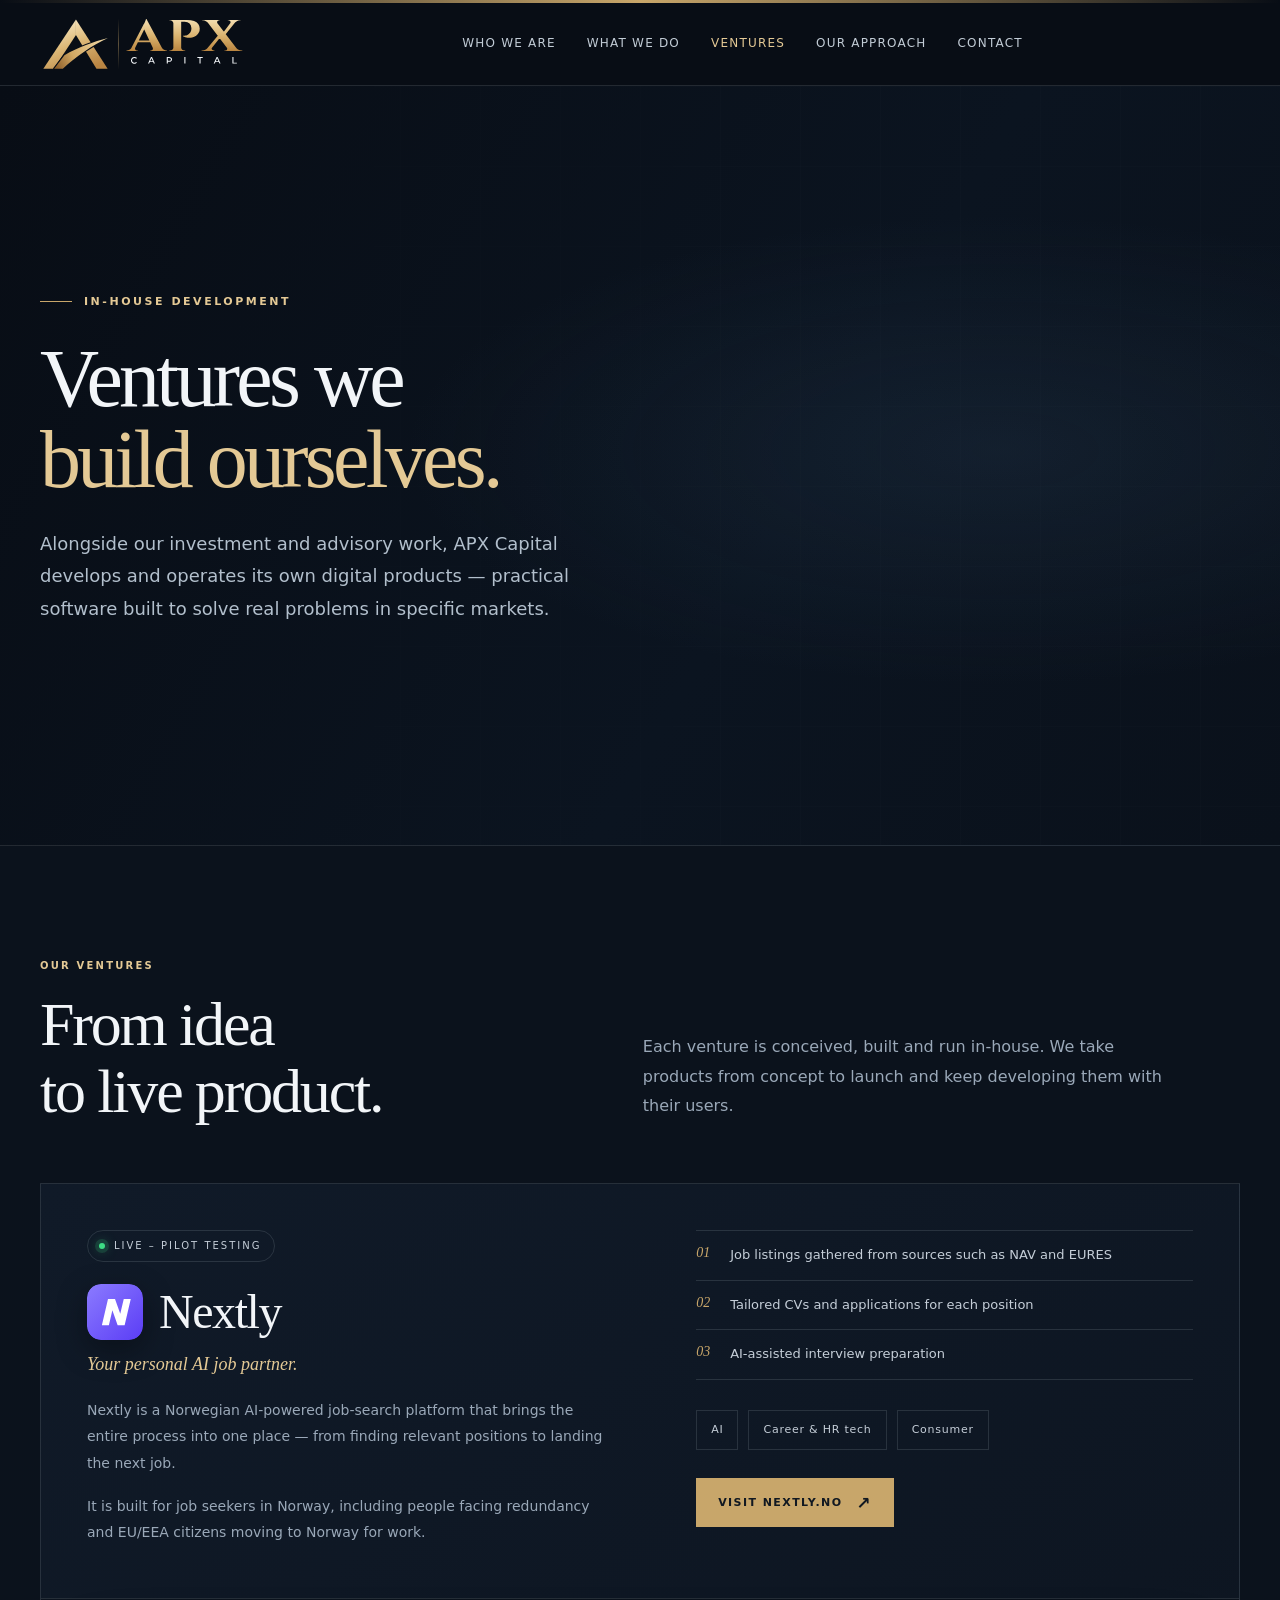
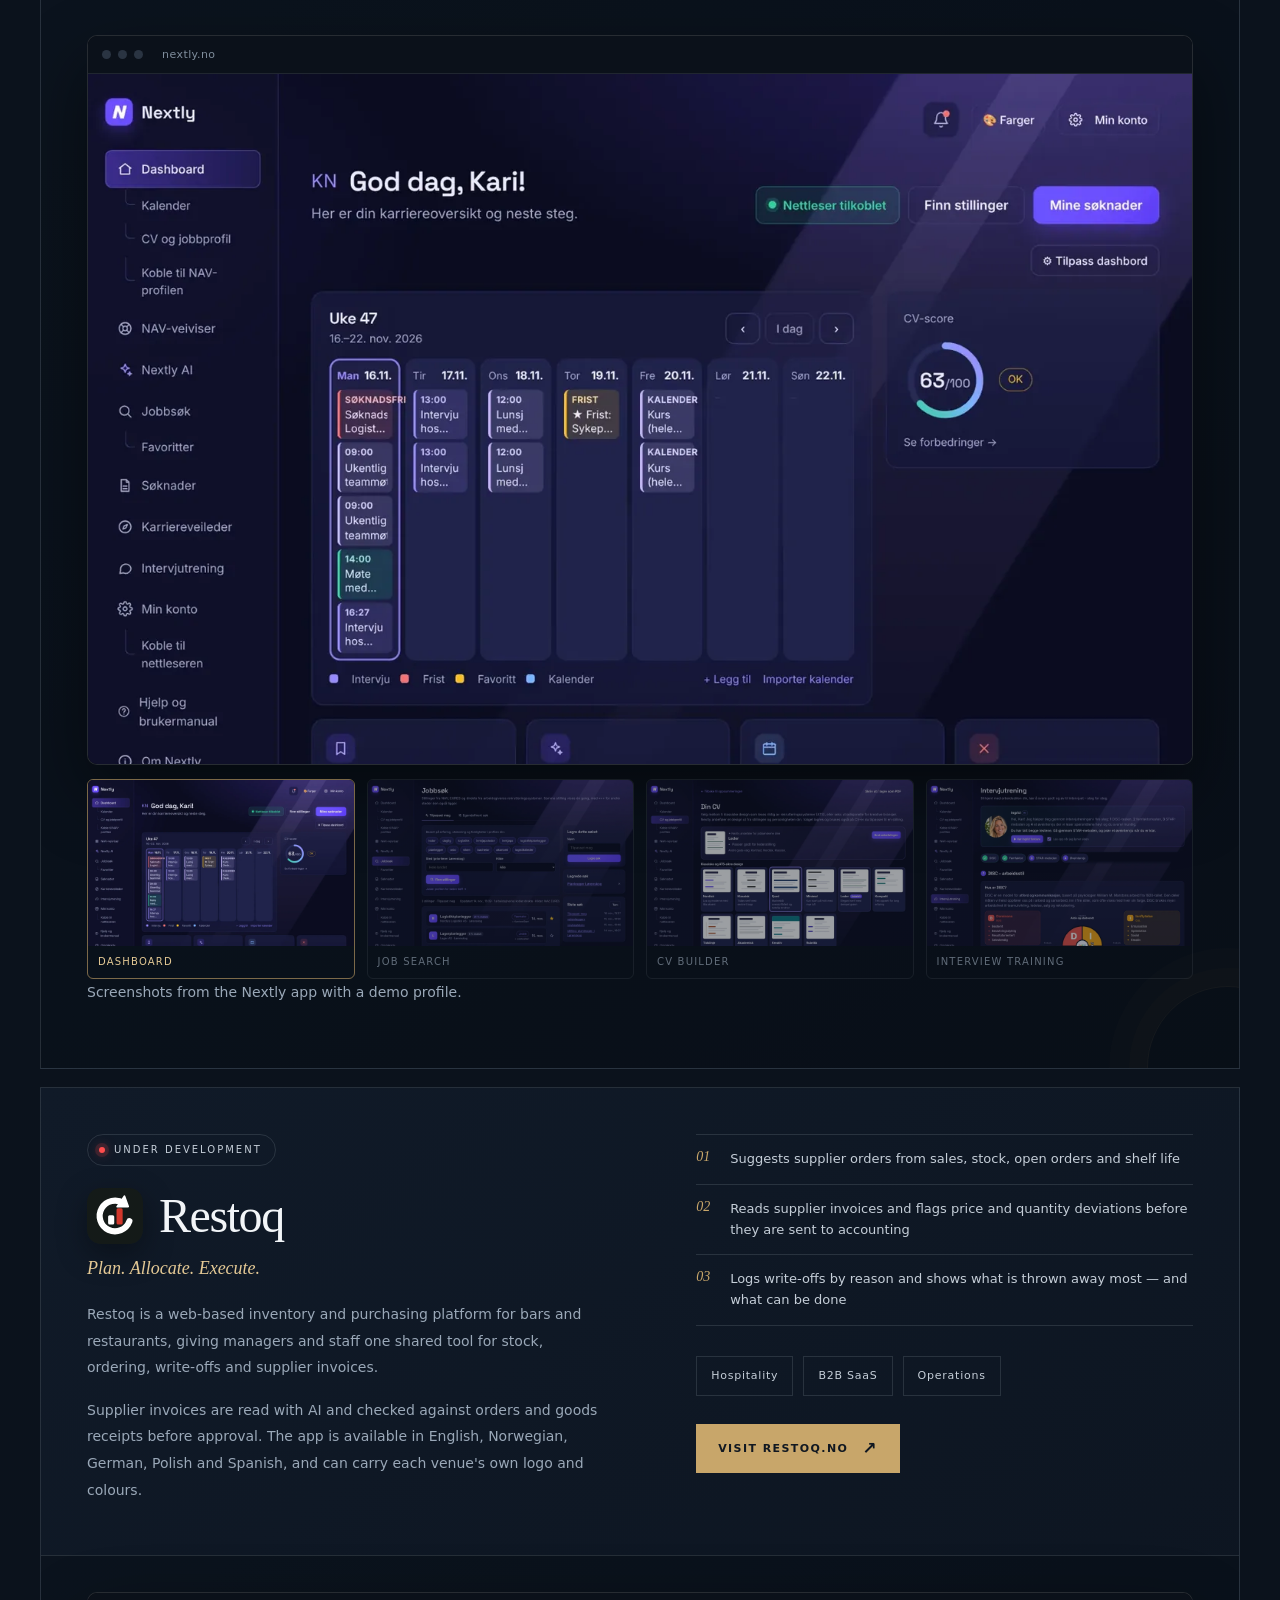
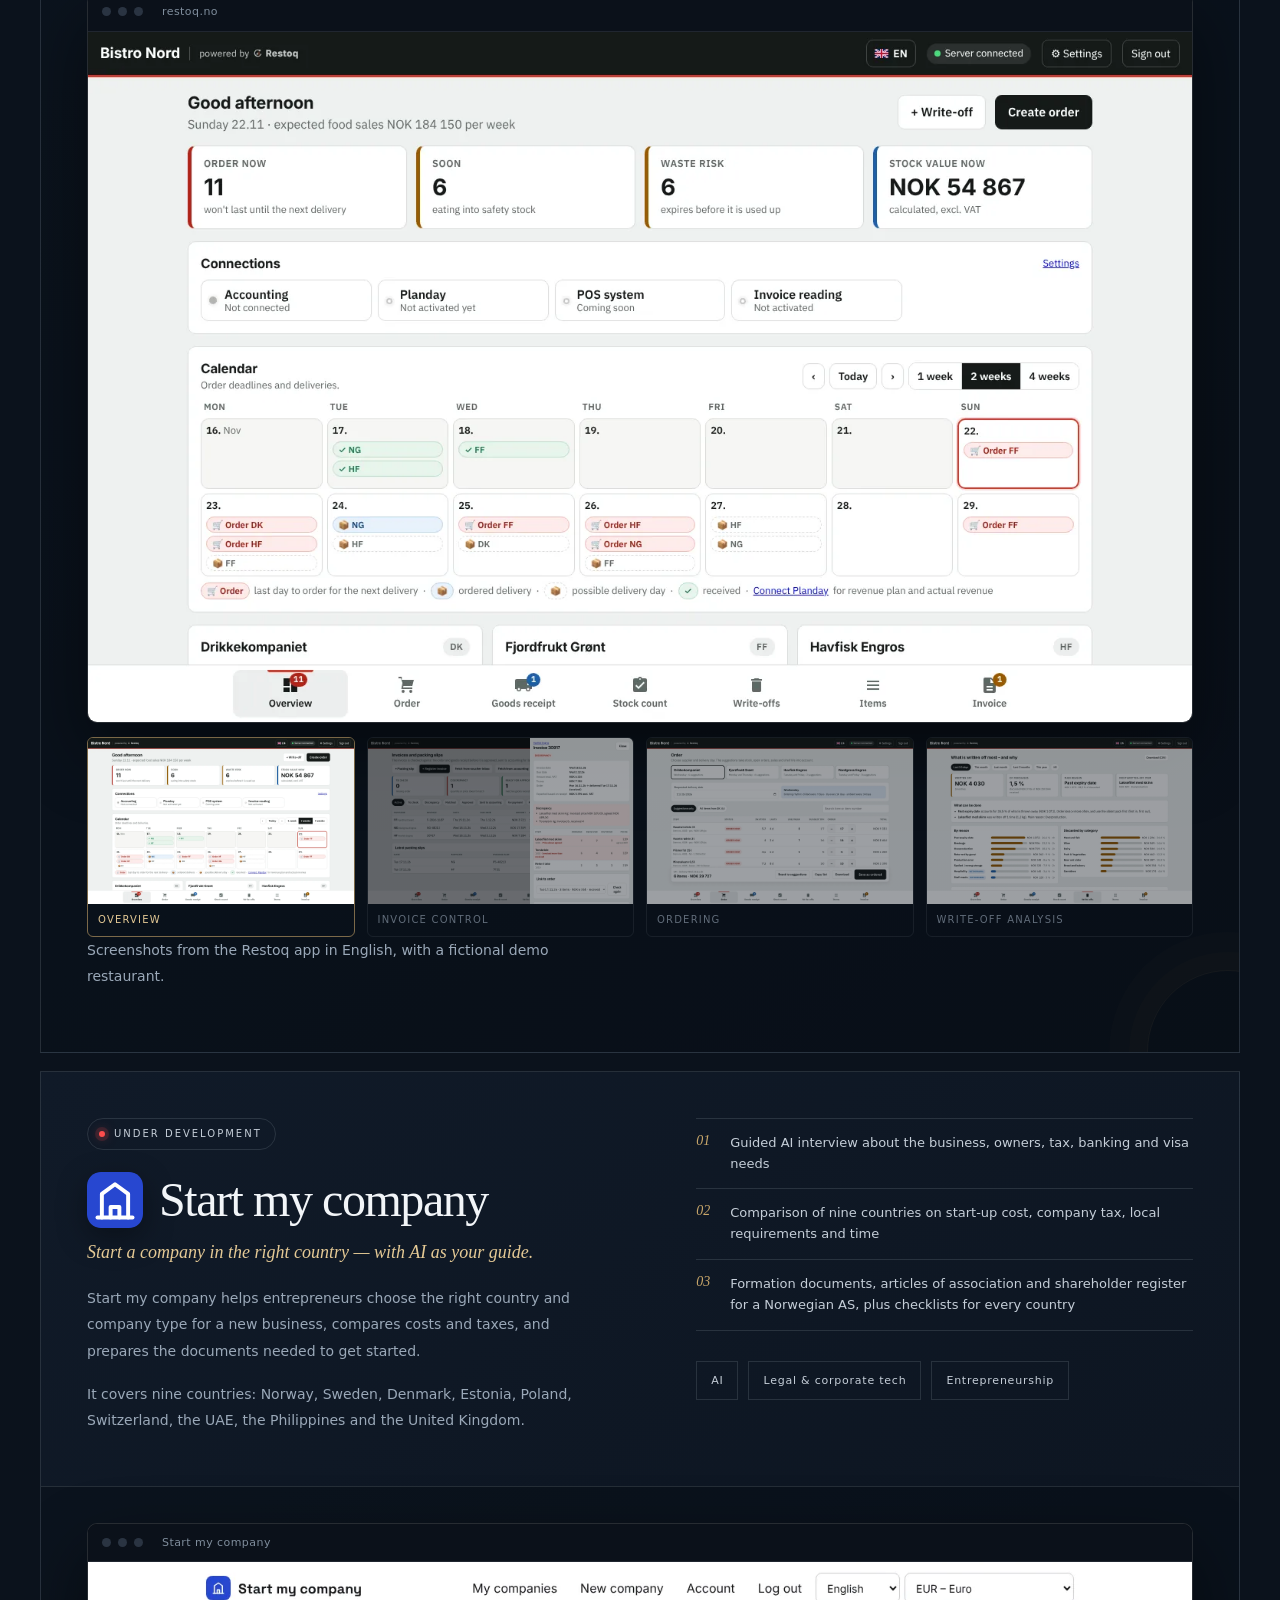
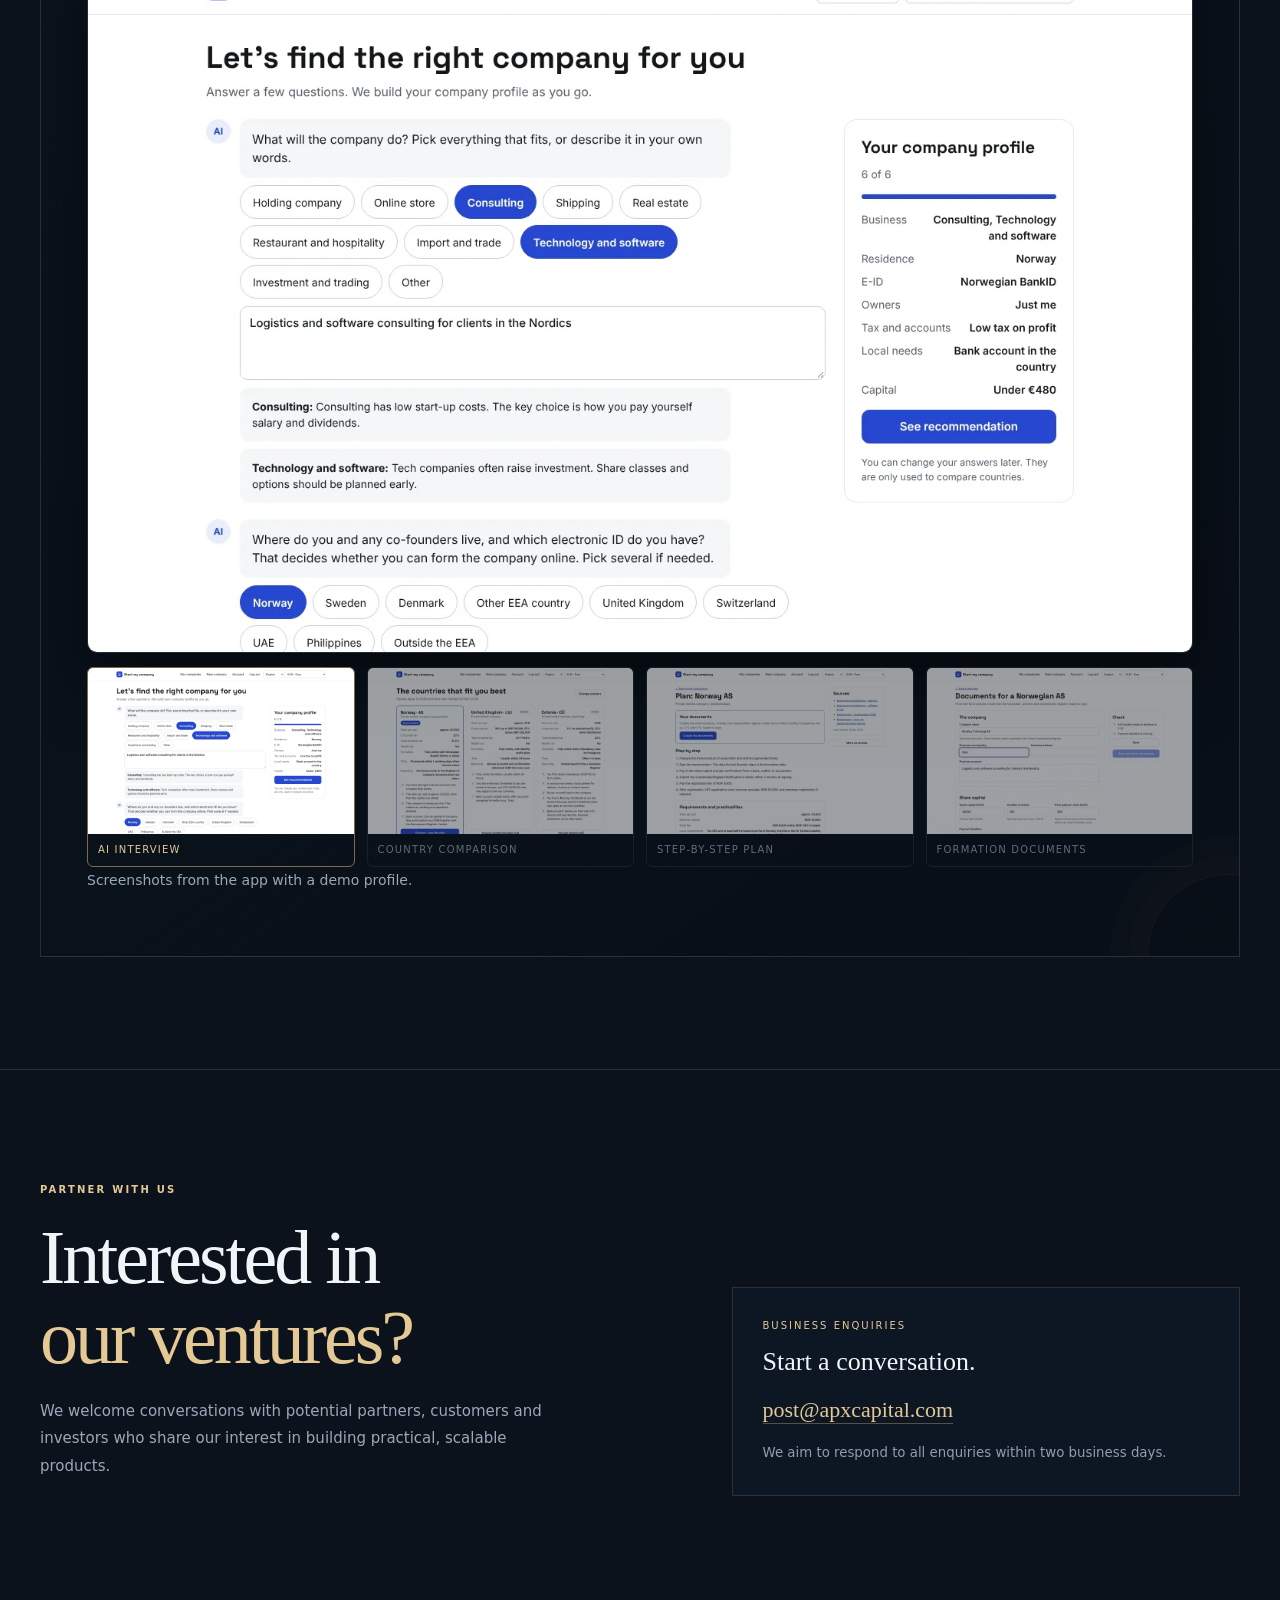
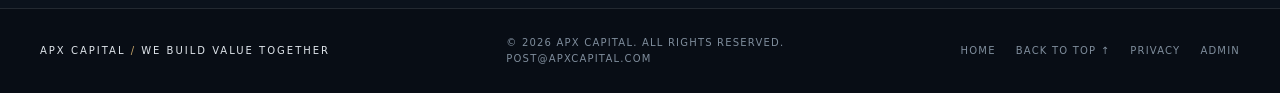
<file: projects.html>
<!doctype html>
<html lang="en"><head>
<meta charset="utf-8">
<meta http-equiv="Content-Security-Policy" content="default-src 'self'; script-src 'self' https://gc.zgo.at; style-src 'self' 'unsafe-inline'; img-src 'self' data: https://apxcapital.goatcounter.com; connect-src 'self' https://api.github.com https://apxcapital.goatcounter.com; font-src 'self'; object-src 'none'; base-uri 'self'; form-action 'none'; upgrade-insecure-requests">
<meta name="referrer" content="strict-origin-when-cross-origin">
<meta name="viewport" content="width=device-width, initial-scale=1">
<meta name="theme-color" content="#080d15">
<meta name="description" content="Ventures built in-house by APX Capital: Nextly (AI job search), Restoq (inventory, purchasing and invoice control for hospitality) and Start my company (AI-guided company formation).">
<meta name="robots" content="index, follow">
<link rel="canonical" href="https://apxcapital.no/projects.html">
<meta property="og:type" content="website">
<meta property="og:site_name" content="APX Capital">
<meta property="og:title" content="Ventures — APX Capital">
<meta property="og:description" content="Products we build and operate ourselves.">
<meta property="og:url" content="https://apxcapital.no/projects.html">
<meta property="og:image" content="https://apxcapital.no/og-image.png">
<meta property="og:image:width" content="1200"><meta property="og:image:height" content="630">
<meta name="twitter:card" content="summary_large_image">
<link rel="icon" href="favicon.ico" sizes="any">
<link rel="icon" type="image/svg+xml" href="favicon.svg">
<link rel="icon" type="image/png" sizes="512x512" href="favicon-512.png">
<link rel="apple-touch-icon" href="favicon-180.png">
<title>Ventures — APX Capital</title>
<link rel="stylesheet" href="site.css">
<style>.page-hero{position:relative;overflow:hidden;border-bottom:1px solid var(--line);background:radial-gradient(ellipse at 78% 48%,rgba(48,74,100,.22),transparent 42%),linear-gradient(120deg,#080d15 0%,#0b1420 60%,#0a111b 100%)}.page-hero .hero-inner{padding:95px 0 90px}.page-hero h1{font-size:clamp(46px,6.4vw,84px)}
.ventures{background:#0b121c}.venture-list{display:grid;gap:18px}.venture{display:grid;grid-template-columns:1.05fr .95fr;gap:60px;border:1px solid var(--line);background:linear-gradient(145deg,#101a28,#0b121c);padding:46px;position:relative;overflow:hidden;transition:.25s}.venture:hover{border-color:rgba(200,166,106,.55)}.venture:after{content:"";position:absolute;width:160px;height:160px;border:1px solid rgba(200,166,106,.1);border-radius:50%;right:-70px;bottom:-80px;box-shadow:0 0 0 18px rgba(200,166,106,.025),0 0 0 38px rgba(200,166,106,.02)}.venture h3{font:400 clamp(34px,4vw,48px)/1.05 Georgia,serif;letter-spacing:-.03em;margin:22px 0 10px}.venture .tagline{color:var(--gold2);font:italic 18px Georgia,serif;margin:0 0 22px}.venture p{color:var(--muted);font-size:14px;line-height:1.9;margin:0 0 16px;max-width:520px}.status{display:inline-flex;align-items:center;gap:9px;color:#c5ced8;font-size:10px;letter-spacing:.2em;text-transform:uppercase}.status i{width:6px;height:6px;border-radius:50%;background:#6fcf97;box-shadow:0 0 0 4px rgba(111,207,151,.12)}.venture ul{list-style:none;margin:0 0 30px;padding:0;border-top:1px solid var(--line)}.venture li{padding:14px 0;border-bottom:1px solid var(--line);color:#c5ced8;font-size:13px;display:grid;grid-template-columns:34px 1fr}.venture li b{color:var(--gold);font:italic 14px Georgia,serif;font-weight:400}.venture .meta{display:flex;flex-wrap:wrap;gap:10px;margin-bottom:28px}
@media(max-width:850px){.venture{grid-template-columns:1fr;gap:30px}}
@media(max-width:620px){.venture{padding:28px}.page-hero h1{font-size:48px}}

.venture{grid-template-columns:1fr;gap:0;padding:0}.venture-top{display:grid;grid-template-columns:1.05fr .95fr;gap:60px;padding:46px 46px 36px}.v-head{display:flex;align-items:center;gap:16px;margin-top:22px}.v-logo{width:56px;height:56px;border-radius:14px;flex:none;box-shadow:0 10px 30px rgba(0,0,0,.35)}.venture .v-head h3{margin:0}.status{border:1px solid var(--line);border-radius:30px;padding:7px 13px 7px 11px}.status.live i{background:#3ddc84;box-shadow:0 0 0 4px rgba(61,220,132,.15),0 0 12px rgba(61,220,132,.7);animation:pulse 2.2s infinite}.status.dev i{background:#ff4d4d;box-shadow:0 0 0 4px rgba(255,77,77,.15),0 0 12px rgba(255,77,77,.6)}@keyframes pulse{50%{box-shadow:0 0 0 7px rgba(61,220,132,.05),0 0 16px rgba(61,220,132,.9)}}
.gallery{border-top:1px solid var(--line);padding:36px 46px 46px;background:rgba(5,9,15,.35);position:relative;z-index:1}.frame{border:1px solid rgba(215,226,239,.16);border-radius:10px;overflow:hidden;background:#05080d;box-shadow:0 30px 70px rgba(0,0,0,.45)}.frame-bar{display:flex;align-items:center;gap:7px;padding:10px 14px;border-bottom:1px solid rgba(215,226,239,.1);background:#0b111a}.frame-bar i{width:9px;height:9px;border-radius:50%;background:#2a3442}.frame-bar span{margin-left:12px;color:#7f8d9c;font-size:11px;letter-spacing:.04em}.frame img{display:block;width:100%;height:auto;aspect-ratio:16/10;object-fit:cover;object-position:top left}.thumbs{display:grid;grid-template-columns:repeat(4,1fr);gap:12px;margin-top:14px}.thumb{padding:0;border:1px solid var(--line);border-radius:6px;overflow:hidden;background:none;cursor:pointer;opacity:.6;transition:.2s;text-align:left;color:var(--muted)}.thumb img{display:block;width:100%;height:auto;aspect-ratio:16/10;object-fit:cover;object-position:top left}.thumb span{display:block;padding:8px 10px;font-size:10px;letter-spacing:.12em;text-transform:uppercase}.thumb:hover,.thumb.on{opacity:1;border-color:rgba(200,166,106,.6);color:var(--gold2)}.shot-note{color:#6f7d8c;font-size:11px;margin:14px 0 0}
@media(max-width:850px){.venture-top{grid-template-columns:1fr;gap:30px}}
@media(max-width:620px){.venture-top{padding:28px}.gallery{padding:24px 18px 28px}.thumbs{grid-template-columns:repeat(2,1fr)}}</style>
</head>
<body>
<a class="skip" href="#main">Skip to content</a>
<div class="topline"></div>
<header><div class="wrap nav"><a class="brand" href="index.html" aria-label="APX Capital home"><img class="brand-logo" src="apx-capital-logo.svg" width="205" height="55" alt="APX Capital"></a><nav class="links" id="navlinks"><a href="index.html#about">Who we are</a><a href="index.html#capabilities">What we do</a><a href="projects.html" style="color:var(--gold2)">Ventures</a><a href="index.html#approach">Our approach</a><a href="index.html#contact">Contact</a></nav><div class="navright"><button class="menu" id="menu" type="button" aria-label="Open navigation" aria-controls="navlinks" aria-expanded="false">☰</button></div></div></header>
<main id="main">
<section class="page-hero" id="home"><div class="hero-grid"></div><div class="wrap"><div class="hero-inner"><div class="eyebrow">In-house development</div><h1>Ventures we<br><em>build ourselves.</em></h1><p class="lead">Alongside our investment and advisory work, APX Capital develops and operates its own digital products — practical software built to solve real problems in specific markets.</p></div></div></section>
<section class="ventures" id="ventures"><div class="wrap"><div class="section-head"><div><div class="kicker">Our ventures</div><h2 class="h2">From idea<br>to live product.</h2></div><p class="section-intro">Each venture is conceived, built and run in-house. We take products from concept to launch and keep developing them with their users.</p></div>
<div class="venture-list">
<article class="venture" id="nextly"><div class="venture-top"><div><span class="status live"><i></i><span>Live – Pilot testing</span></span><div class="v-head"><img class="v-logo" src="ventures/nextly-logo.svg" alt="Nextly logo" width="56" height="56"><h3>Nextly</h3></div><p class="tagline" style="margin-top:14px">Your personal AI job partner.</p><p>Nextly is a Norwegian AI-powered job-search platform that brings the entire process into one place — from finding relevant positions to landing the next job.</p><p>It is built for job seekers in Norway, including people facing redundancy and EU/EEA citizens moving to Norway for work.</p></div><div><ul><li><b>01</b><span>Job listings gathered from sources such as NAV and EURES</span></li><li><b>02</b><span>Tailored CVs and applications for each position</span></li><li><b>03</b><span>AI-assisted interview preparation</span></li></ul><div class="meta"><span class="tag">AI</span><span class="tag">Career &amp; HR tech</span><span class="tag">Consumer</span></div><a class="btn" href="https://www.nextly.no" target="_blank" rel="noopener" data-goatcounter-click="ext-nextly.no" data-goatcounter-title="Visit nextly.no"><span>Visit nextly.no</span><span class="arrow">↗</span></a></div></div>
<div class="gallery"><div class="frame"><div class="frame-bar"><i></i><i></i><i></i><span>nextly.no</span></div><img class="main-shot" src="ventures/nextly-dashboard.webp" alt="Nextly – Dashboard" width="1440" height="900"></div><div class="thumbs"><button class="thumb on" type="button" aria-pressed="true" data-src="ventures/nextly-dashboard.webp" data-alt="Nextly – Dashboard"><img src="ventures/nextly-dashboard.webp" alt="" loading="lazy" width="1440" height="900"><span>Dashboard</span></button><button class="thumb" type="button" aria-pressed="false" data-src="ventures/nextly-jobs.webp" data-alt="Nextly – Job search"><img src="ventures/nextly-jobs.webp" alt="" loading="lazy" width="1440" height="900"><span>Job search</span></button><button class="thumb" type="button" aria-pressed="false" data-src="ventures/nextly-cv.webp" data-alt="Nextly – CV builder"><img src="ventures/nextly-cv.webp" alt="" loading="lazy" width="1440" height="900"><span>CV builder</span></button><button class="thumb" type="button" aria-pressed="false" data-src="ventures/nextly-interview.webp" data-alt="Nextly – Interview training"><img src="ventures/nextly-interview.webp" alt="" loading="lazy" width="1440" height="900"><span>Interview training</span></button></div><p class="shot-note">Screenshots from the Nextly app with a demo profile.</p></div></article>
<article class="venture" id="restoq"><div class="venture-top"><div><span class="status dev"><i></i><span>Under development</span></span><div class="v-head"><img class="v-logo" src="ventures/restoq-logo.svg" alt="Restoq logo" width="56" height="56"><h3>Restoq</h3></div><p class="tagline" style="margin-top:14px">Plan. Allocate. Execute.</p><p>Restoq is a web-based inventory and purchasing platform for bars and restaurants, giving managers and staff one shared tool for stock, ordering, write-offs and supplier invoices.</p><p>Supplier invoices are read with AI and checked against orders and goods receipts before approval. The app is available in English, Norwegian, German, Polish and Spanish, and can carry each venue's own logo and colours.</p></div><div><ul><li><b>01</b><span>Suggests supplier orders from sales, stock, open orders and shelf life</span></li><li><b>02</b><span>Reads supplier invoices and flags price and quantity deviations before they are sent to accounting</span></li><li><b>03</b><span>Logs write-offs by reason and shows what is thrown away most — and what can be done</span></li></ul><div class="meta"><span class="tag">Hospitality</span><span class="tag">B2B SaaS</span><span class="tag">Operations</span></div><a class="btn" href="https://www.restoq.no" target="_blank" rel="noopener" data-goatcounter-click="ext-restoq.no" data-goatcounter-title="Visit restoq.no"><span>Visit restoq.no</span><span class="arrow">↗</span></a></div></div>
<div class="gallery"><div class="frame"><div class="frame-bar"><i></i><i></i><i></i><span>restoq.no</span></div><img class="main-shot" src="ventures/restoq-overview.webp" alt="Restoq – Overview" width="1440" height="900"></div><div class="thumbs"><button class="thumb on" type="button" aria-pressed="true" data-src="ventures/restoq-overview.webp" data-alt="Restoq – Overview"><img src="ventures/restoq-overview.webp" alt="" loading="lazy" width="1440" height="900"><span>Overview</span></button><button class="thumb" type="button" aria-pressed="false" data-src="ventures/restoq-invoices.webp" data-alt="Restoq – Invoice control"><img src="ventures/restoq-invoices.webp" alt="" loading="lazy" width="1440" height="900"><span>Invoice control</span></button><button class="thumb" type="button" aria-pressed="false" data-src="ventures/restoq-ordering.webp" data-alt="Restoq – Ordering"><img src="ventures/restoq-ordering.webp" alt="" loading="lazy" width="1440" height="900"><span>Ordering</span></button><button class="thumb" type="button" aria-pressed="false" data-src="ventures/restoq-writeoffs.webp" data-alt="Restoq – Write-off analysis"><img src="ventures/restoq-writeoffs.webp" alt="" loading="lazy" width="1440" height="900"><span>Write-off analysis</span></button></div><p class="shot-note">Screenshots from the Restoq app in English, with a fictional demo restaurant.</p></div></article>
<article class="venture" id="startmycompany"><div class="venture-top"><div><span class="status dev"><i></i><span>Under development</span></span><div class="v-head"><img class="v-logo" src="ventures/startmycompany-logo.svg" alt="Start my company logo" width="56" height="56"><h3>Start my company</h3></div><p class="tagline" style="margin-top:14px">Start a company in the right country — with AI as your guide.</p><p>Start my company helps entrepreneurs choose the right country and company type for a new business, compares costs and taxes, and prepares the documents needed to get started.</p><p>It covers nine countries: Norway, Sweden, Denmark, Estonia, Poland, Switzerland, the UAE, the Philippines and the United Kingdom.</p></div><div><ul><li><b>01</b><span>Guided AI interview about the business, owners, tax, banking and visa needs</span></li><li><b>02</b><span>Comparison of nine countries on start-up cost, company tax, local requirements and time</span></li><li><b>03</b><span>Formation documents, articles of association and shareholder register for a Norwegian AS, plus checklists for every country</span></li></ul><div class="meta"><span class="tag">AI</span><span class="tag">Legal &amp; corporate tech</span><span class="tag">Entrepreneurship</span></div></div></div>
<div class="gallery"><div class="frame"><div class="frame-bar"><i></i><i></i><i></i><span>Start my company</span></div><img class="main-shot" src="ventures/startmycompany-interview.webp" alt="Start my company – AI interview" width="1440" height="900"></div><div class="thumbs"><button class="thumb on" type="button" aria-pressed="true" data-src="ventures/startmycompany-interview.webp" data-alt="Start my company – AI interview"><img src="ventures/startmycompany-interview.webp" alt="" loading="lazy" width="1440" height="900"><span>AI interview</span></button><button class="thumb" type="button" aria-pressed="false" data-src="ventures/startmycompany-comparison.webp" data-alt="Start my company – Country comparison"><img src="ventures/startmycompany-comparison.webp" alt="" loading="lazy" width="1440" height="900"><span>Country comparison</span></button><button class="thumb" type="button" aria-pressed="false" data-src="ventures/startmycompany-plan.webp" data-alt="Start my company – Step-by-step plan"><img src="ventures/startmycompany-plan.webp" alt="" loading="lazy" width="1440" height="900"><span>Step-by-step plan</span></button><button class="thumb" type="button" aria-pressed="false" data-src="ventures/startmycompany-documents.webp" data-alt="Start my company – Formation documents"><img src="ventures/startmycompany-documents.webp" alt="" loading="lazy" width="1440" height="900"><span>Formation documents</span></button></div><p class="shot-note">Screenshots from the app with a demo profile.</p></div></article>
</div></div></section>
<section class="contact" id="contact"><div class="wrap"><div class="contact-grid"><div><div class="kicker">Partner with us</div><h2>Interested in<br><em style="color:var(--gold2);font-style:normal">our ventures?</em></h2><p>We welcome conversations with potential partners, customers and investors who share our interest in building practical, scalable products.</p></div><div class="contact-panel"><div class="label">Business enquiries</div><div class="big">Start a conversation.</div><a class="contact-mail" href="mailto:post@apxcapital.com" data-goatcounter-click="mailto-contact" data-goatcounter-title="Email (contact panel)">post@apxcapital.com</a>
<small>We aim to respond to all enquiries within two business days.</small></div></div></div></section>
</main><footer><div class="wrap foot"><div class="footbrand">APX CAPITAL <span style="color:var(--gold)">/</span> <span>We Build Value Together</span></div><div>© <span id="year"></span> APX Capital. <span>All rights reserved.</span><br>
<span class="legal"><a href="mailto:post@apxcapital.com" data-goatcounter-click="mailto-footer" data-goatcounter-title="Email (footer)">post@apxcapital.com</a></span></div><div class="footlinks"><a href="index.html">Home</a><a href="#home">Back to top ↑</a><a href="privacy.html">Privacy</a><a href="admin.html" rel="nofollow">Admin</a></div></div></footer>
<script data-goatcounter="https://apxcapital.goatcounter.com/count" async src="https://gc.zgo.at/count.v5.js" integrity="sha384-atnOLvQb9t+jTSipvd75X2yginT4PjVbqDdlJAmxMm+wYElFmeR6EmLP5bYeoRVQ" crossorigin="anonymous"></script>
<script src="site.js" defer></script>
<script src="editor.js" defer></script>

</body></html>
</file>
<file: site.css>
:root{--bg:#080d15;--panel:#0d1521;--panel2:#111c2b;--line:rgba(215,226,239,.13);--text:#f2f5f8;--muted:#9aa8b8;--gold:#c8a66a;--gold2:#e4c995;--max:1200px}*{box-sizing:border-box}html{scroll-behavior:smooth;scroll-padding-top:90px}body{margin:0;background:var(--bg);color:var(--text);font-family:Inter,ui-sans-serif,system-ui,-apple-system,BlinkMacSystemFont,"Segoe UI",sans-serif;line-height:1.6}a{color:inherit;text-decoration:none}button{font:inherit}.wrap{width:min(var(--max),calc(100% - 48px));margin:auto}.topline{height:3px;background:linear-gradient(90deg,transparent,var(--gold),transparent)}header{position:sticky;top:0;z-index:20;background:#080d15;border-bottom:1px solid var(--line)}.nav{height:82px;display:flex;align-items:center;justify-content:space-between}.brand{display:flex;align-items:center;min-width:0}.brand-logo{display:block;width:205px;height:auto;max-height:68px;object-fit:contain;object-position:left center}.mark{display:none}.links{display:flex;gap:31px;align-items:center;color:#c2ccd6;font-size:12px;letter-spacing:.1em;text-transform:uppercase}.links a:hover,.links a:focus{color:var(--gold2)}.navright{display:flex;align-items:center;gap:18px}.lang{border:1px solid var(--line);border-radius:30px;padding:7px 11px;background:transparent;color:var(--muted);font-size:11px;letter-spacing:.1em;cursor:pointer}.lang b{color:var(--gold2)}.menu{display:none;border:1px solid var(--line);background:none;color:white;padding:8px 11px;border-radius:4px}.hero{position:relative;overflow:hidden;min-height:690px;display:flex;align-items:center;border-bottom:1px solid var(--line);background:radial-gradient(ellipse at 78% 48%,rgba(48,74,100,.22),transparent 42%),linear-gradient(120deg,#080d15 0%,#0b1420 60%,#0a111b 100%)}.hero:after{content:"";position:absolute;right:-9%;top:5%;width:55vw;height:85%;border:1px solid rgba(200,166,106,.13);transform:skewY(-29deg) rotate(-10deg);pointer-events:none}.hero-grid{position:absolute;inset:0;background-image:linear-gradient(rgba(255,255,255,.025) 1px,transparent 1px),linear-gradient(90deg,rgba(255,255,255,.025) 1px,transparent 1px);background-size:80px 80px;mask-image:linear-gradient(90deg,transparent,black 70%);opacity:.45}.hero-inner{position:relative;z-index:1;max-width:760px;padding:105px 0 120px}.eyebrow{display:flex;align-items:center;gap:12px;color:var(--gold2);font-size:11px;letter-spacing:.23em;text-transform:uppercase;font-weight:650}.eyebrow:before{content:"";width:32px;height:1px;background:var(--gold)}h1{font-family:Georgia,"Times New Roman",serif;font-weight:400;font-size:clamp(54px,7.6vw,100px);line-height:.99;letter-spacing:-.045em;margin:27px 0 28px;max-width:850px}h1 em{font-style:normal;color:var(--gold2)}.lead{font-size:18px;line-height:1.8;color:#b2bfcc;max-width:600px}.actions{display:flex;gap:14px;align-items:center;margin-top:38px;flex-wrap:wrap}.btn{display:inline-flex;align-items:center;justify-content:center;gap:14px;padding:15px 21px;border:1px solid var(--gold);color:#111821;background:var(--gold);font-size:11px;letter-spacing:.13em;text-transform:uppercase;font-weight:750;transition:.2s}.btn:hover{background:var(--gold2);border-color:var(--gold2);transform:translateY(-2px)}.btn.ghost{background:transparent;color:var(--text);border-color:var(--line)}.btn.ghost:hover{border-color:var(--gold);color:var(--gold2)}.arrow{font-size:17px;line-height:0}.hero-note{position:absolute;right:0;bottom:48px;z-index:2;color:#8190a1;font-size:10px;letter-spacing:.2em;text-transform:uppercase;writing-mode:vertical-rl}.ticker{border-bottom:1px solid var(--line);background:#0b121c}.ticker-inner{display:flex;justify-content:space-between;gap:25px;padding:23px 0;color:#aab6c3;font-size:10px;letter-spacing:.2em;text-transform:uppercase}.ticker span{display:flex;align-items:center;gap:12px}.ticker i{width:5px;height:5px;background:var(--gold);border-radius:50%}section{padding:112px 0}.section-head{display:grid;grid-template-columns:1fr 1.1fr;gap:60px;align-items:end;margin-bottom:58px}.kicker{color:var(--gold2);font-size:10px;letter-spacing:.22em;text-transform:uppercase;font-weight:700}.h2{font:400 clamp(38px,5vw,62px)/1.08 Georgia,serif;letter-spacing:-.035em;margin:17px 0 0}.section-intro{color:var(--muted);font-size:16px;line-height:1.85;max-width:530px;margin:0 0 4px}.about{background:#0b121c}.about-grid{display:grid;grid-template-columns:1.05fr .95fr;gap:80px;align-items:center}.statement{font:400 clamp(27px,3.4vw,42px)/1.35 Georgia,serif;color:#e7edf3;margin:0}.statement em{color:var(--gold2);font-style:normal}.about-copy{color:var(--muted);font-size:15px;line-height:1.9}.about-copy p{margin:0 0 18px}.principles{display:grid;grid-template-columns:repeat(3,1fr);gap:1px;background:var(--line);border:1px solid var(--line);margin-top:65px}.principle{background:#0b121c;padding:27px 26px;min-height:145px}.principle strong{display:block;color:var(--gold2);font:400 26px Georgia,serif;margin-bottom:12px}.principle span{color:var(--muted);font-size:12px;letter-spacing:.05em}.capabilities{background:var(--bg)}.cards{display:grid;grid-template-columns:repeat(3,1fr);gap:16px}.card{border:1px solid var(--line);background:linear-gradient(145deg,#101a28,#0b121c);padding:34px 29px;min-height:290px;position:relative;overflow:hidden;transition:.25s}.card:hover{border-color:rgba(200,166,106,.55);transform:translateY(-4px)}.card-no{color:var(--gold);font:italic 16px Georgia,serif}.card h3{font:400 29px Georgia,serif;margin:38px 0 15px}.card p{color:var(--muted);font-size:13px;line-height:1.85;margin:0;max-width:320px}.card:after{content:"";position:absolute;width:130px;height:130px;border:1px solid rgba(200,166,106,.1);border-radius:50%;right:-60px;bottom:-70px;box-shadow:0 0 0 18px rgba(200,166,106,.025),0 0 0 38px rgba(200,166,106,.02)}.approach{background:#0b121c}.approach-grid{display:grid;grid-template-columns:.8fr 1.2fr;gap:90px}.approach-aside{color:var(--muted);font-size:14px;line-height:1.9;max-width:340px;margin-top:25px}.steps{border-top:1px solid var(--line)}.step{display:grid;grid-template-columns:65px 1fr;gap:20px;padding:25px 0;border-bottom:1px solid var(--line)}.step-num{color:var(--gold);font:italic 17px Georgia,serif}.step h3{font:400 23px Georgia,serif;margin:0 0 7px}.step p{color:var(--muted);font-size:13px;line-height:1.8;margin:0;max-width:580px}.focus{background:var(--bg)}.focus-band{border:1px solid var(--line);padding:48px;display:grid;grid-template-columns:1fr 1fr;gap:60px;background:linear-gradient(110deg,#101a28,#0a111b)}.focus-band h3{font:400 34px Georgia,serif;margin:13px 0}.focus-band p{color:var(--muted);font-size:14px;line-height:1.85;margin:0}.tags{display:flex;flex-wrap:wrap;gap:10px;align-content:center}.tag{border:1px solid var(--line);padding:10px 14px;color:#c5ced8;font-size:11px;letter-spacing:.07em}.contact{background:#0b121c;border-top:1px solid var(--line)}.contact-grid{display:grid;grid-template-columns:1.1fr .9fr;gap:70px;align-items:end}.contact h2{font:400 clamp(44px,6vw,76px)/1.05 Georgia,serif;letter-spacing:-.04em;margin:20px 0}.contact p{color:var(--muted);font-size:15px;line-height:1.85;max-width:520px}.contact-panel{border:1px solid var(--line);padding:30px;background:#0d1724}.contact-panel .label{color:var(--gold2);font-size:10px;letter-spacing:.2em;text-transform:uppercase}.contact-panel .big{font:400 26px Georgia,serif;margin:13px 0 20px}.contact-panel small{color:#8f9eae;line-height:1.7;display:block}.contact-mail{display:inline-block;font:400 22px Georgia,serif;color:var(--gold2);border-bottom:1px solid rgba(200,166,106,.4);margin:0 0 18px;word-break:break-all}.contact-mail:hover{color:var(--text);border-color:var(--gold)}.legal{color:#7f8d9c}footer{border-top:1px solid var(--line);padding:26px 0;color:#7f8d9c;font-size:10px;letter-spacing:.12em;text-transform:uppercase}.foot{display:flex;justify-content:space-between;gap:20px;align-items:center}.footbrand{color:#dfe5eb;letter-spacing:.2em}.footlinks{display:flex;gap:20px}.footlinks a:hover{color:var(--gold2)}
@media(max-width:850px){.links{gap:15px;font-size:10px}.section-head{grid-template-columns:1fr;gap:20px}.about-grid,.approach-grid,.contact-grid{grid-template-columns:1fr;gap:35px}.cards{grid-template-columns:1fr 1fr}.focus-band{grid-template-columns:1fr;gap:25px}.hero{min-height:630px}.hero-note{display:none}}
@media(max-width:620px){.wrap{width:min(var(--max),calc(100% - 36px))}.nav{height:70px}.menu{display:block}.links{display:none;position:absolute;top:70px;left:0;right:0;background:#0b121c;border-bottom:1px solid var(--line);padding:22px 24px;flex-direction:column;align-items:flex-start;gap:20px}.links.open{display:flex}.hero-inner{padding:85px 0 105px}h1{font-size:58px}.lead{font-size:15px}.ticker-inner{flex-wrap:wrap;justify-content:flex-start;gap:14px 25px}.ticker-inner span{font-size:9px}section{padding:78px 0}.principles{grid-template-columns:1fr}.principle{min-height:0}.cards{grid-template-columns:1fr}.card{min-height:250px}.card h3{margin-top:27px}.focus-band{padding:28px}.step{grid-template-columns:40px 1fr}.foot{align-items:flex-start;flex-direction:column}.footlinks{flex-wrap:wrap}.brand-logo{width:170px;max-height:58px}.actions .btn{width:100%}}

/* accessibility & polish */
.skip{position:absolute;left:12px;top:-60px;z-index:200;background:var(--gold);color:#111821;padding:10px 16px;border-radius:4px;font-size:13px;font-weight:600;transition:top .2s}.skip:focus{top:12px}
a:focus-visible,button:focus-visible{outline:2px solid var(--gold2);outline-offset:3px}
@media(prefers-reduced-motion:reduce){*,*:before,*:after{animation:none!important;transition:none!important;scroll-behavior:auto!important}}
.vcard{display:flex;flex-direction:column}.vcard-head{display:flex;align-items:center;gap:14px;margin:18px 0 6px}.vcard-head img{width:44px;height:44px;border-radius:11px;flex:none}.vcard-head h3{margin:0}.vcard .pill{display:inline-flex;align-items:center;gap:8px;font-size:10px;letter-spacing:.18em;text-transform:uppercase;color:#c5ced8}.vcard .pill i{width:6px;height:6px;border-radius:50%}.vcard .pill.live i{background:#3ddc84;box-shadow:0 0 0 4px rgba(61,220,132,.15)}.vcard .pill.dev i{background:#ff4d4d;box-shadow:0 0 0 4px rgba(255,77,77,.15)}.vcard p{flex:1}.vcard .more{margin-top:18px;color:var(--gold2);font-size:11px;letter-spacing:.16em;text-transform:uppercase}.vcard:hover .more{color:var(--text)}
/* Hero animation – glass cube in a beam of light (inspired by resend.com) */
.hero:after{display:none}.hero .hero-grid{opacity:.25}
.hero-fx{position:absolute;inset:0;pointer-events:none;overflow:hidden;--s:230px;--mx:0;--my:0}
.fx-rays{position:absolute;top:-10%;right:2%;width:60%;height:95%;filter:blur(2px);-webkit-mask-image:radial-gradient(ellipse 60% 80% at 62% 0%,#000 25%,transparent 75%);mask-image:radial-gradient(ellipse 60% 80% at 62% 0%,#000 25%,transparent 75%)}
.fx-rays:before{content:"";position:absolute;inset:0;background:linear-gradient(180deg,rgba(228,201,149,.22),rgba(228,201,149,.05) 60%,transparent);clip-path:polygon(52% 0,72% 0,92% 100%,32% 100%);filter:blur(28px);animation:fxBreath 7s ease-in-out infinite}
.fx-rays i{position:absolute;top:0;bottom:0;width:2px;left:var(--x);background:linear-gradient(180deg,rgba(242,226,190,.55),rgba(228,201,149,.08) 70%,transparent);transform-origin:top;transform:rotate(var(--r));filter:blur(1.5px);opacity:.5;animation:fxRay var(--d) ease-in-out infinite}
.fx-rays i:nth-child(1){--x:56%;--r:9deg;--d:5s}.fx-rays i:nth-child(2){--x:60%;--r:4deg;--d:6.5s;width:4px}.fx-rays i:nth-child(3){--x:63%;--r:-1deg;--d:4.2s}.fx-rays i:nth-child(4){--x:67%;--r:-6deg;--d:7.3s;width:3px}.fx-rays i:nth-child(5){--x:70%;--r:-11deg;--d:5.6s}
.fx-floor{position:absolute;left:0;right:0;bottom:0;height:42%;perspective:600px;-webkit-mask-image:linear-gradient(0deg,#000 10%,transparent);mask-image:linear-gradient(0deg,#000 10%,transparent)}
.fx-plane{position:absolute;left:-50%;right:-50%;top:0;height:200%;transform:rotateX(72deg);transform-origin:top;background-image:linear-gradient(rgba(200,166,106,.24) 1px,transparent 1px),linear-gradient(90deg,rgba(200,166,106,.24) 1px,transparent 1px);background-size:64px 64px;animation:fxFloor 6s linear infinite;-webkit-mask-image:radial-gradient(ellipse 45% 70% at 72% 20%,#000,transparent 70%);mask-image:radial-gradient(ellipse 45% 70% at 72% 20%,#000,transparent 70%)}
.fx-stage{position:absolute;right:14%;top:50%;width:var(--s);height:var(--s);margin-top:calc(var(--s) * -.62);perspective:1100px}
.fx-tilt,.fx-float{position:absolute;inset:0;transform-style:preserve-3d}
.fx-tilt{transform:rotateX(calc(var(--my) * -12deg)) rotateY(calc(var(--mx) * 16deg));transition:transform .6s cubic-bezier(.2,.7,.2,1)}
.fx-float{animation:fxFloat 7s ease-in-out infinite}
.fx-glow{position:absolute;inset:18%;border-radius:50%;background:radial-gradient(circle,rgba(242,214,160,.85),rgba(200,166,106,.35) 45%,transparent 70%);filter:blur(26px);animation:fxPulse 7s ease-in-out infinite}
.fx-cube{position:absolute;inset:0;transform-style:preserve-3d;transform:rotateX(-24deg) rotateY(-35deg);animation:fxSpin 28s linear infinite}
.fx-face{position:absolute;inset:0;border:1px solid rgba(228,201,149,.45);background:linear-gradient(90deg,transparent calc(33.33% - .5px),rgba(228,201,149,.18) 33.33%,transparent calc(33.33% + .5px),transparent calc(66.66% - .5px),rgba(228,201,149,.18) 66.66%,transparent calc(66.66% + .5px)),linear-gradient(0deg,transparent calc(33.33% - .5px),rgba(228,201,149,.18) 33.33%,transparent calc(33.33% + .5px),transparent calc(66.66% - .5px),rgba(228,201,149,.18) 66.66%,transparent calc(66.66% + .5px)),linear-gradient(135deg,rgba(255,255,255,.13),rgba(255,255,255,.02) 45%,rgba(200,166,106,.1));box-shadow:inset 0 0 50px rgba(228,201,149,.1),0 0 30px rgba(200,166,106,.06)}
.f1{transform:translateZ(calc(var(--s) / 2))}.f2{transform:rotateY(180deg) translateZ(calc(var(--s) / 2))}.f3{transform:rotateY(90deg) translateZ(calc(var(--s) / 2))}.f4{transform:rotateY(-90deg) translateZ(calc(var(--s) / 2))}.f5{transform:rotateX(90deg) translateZ(calc(var(--s) / 2))}.f6{transform:rotateX(-90deg) translateZ(calc(var(--s) / 2))}
.fx-inner{inset:32%;--s:calc(230px * .36);animation:fxSpinRev 18s linear infinite}
.fx-inner .fx-face{background:rgba(242,214,160,.08);border-color:rgba(242,214,160,.7);box-shadow:inset 0 0 18px rgba(242,214,160,.35)}
.fx-shadow{position:absolute;left:-30%;right:-30%;top:calc(100% + 70px);height:60px;border-radius:50%;background:radial-gradient(ellipse,rgba(228,201,149,.38),rgba(200,166,106,.08) 50%,transparent 72%);filter:blur(10px);animation:fxShadow 7s ease-in-out infinite}
.hero-inner>*{animation:fxIn 1.1s cubic-bezier(.2,.7,.2,1) both}.hero-inner>:nth-child(2){animation-delay:.12s}.hero-inner>:nth-child(3){animation-delay:.26s}.hero-inner>:nth-child(4){animation-delay:.4s}
.hero-fx.paused *,.hero-fx.paused *:before{animation-play-state:paused!important}
@keyframes fxSpin{to{transform:rotateX(-24deg) rotateY(325deg)}}
@keyframes fxSpinRev{from{transform:rotateX(45deg) rotateY(0)}to{transform:rotateX(45deg) rotateY(-360deg)}}
@keyframes fxFloat{0%,100%{transform:translateY(0)}50%{transform:translateY(-22px)}}
@keyframes fxShadow{0%,100%{transform:scale(1);opacity:1}50%{transform:scale(.82);opacity:.6}}
@keyframes fxPulse{0%,100%{opacity:.55;transform:scale(.9)}50%{opacity:.9;transform:scale(1.08)}}
@keyframes fxBreath{0%,100%{opacity:.75}50%{opacity:1}}
@keyframes fxRay{0%,100%{opacity:.15}50%{opacity:.6}}
@keyframes fxFloor{to{background-position:0 64px}}
@keyframes fxIn{from{opacity:0;transform:translateY(18px);filter:blur(8px)}to{opacity:1;transform:none;filter:none}}
@media(max-width:1100px){.fx-stage{right:6%}}
@media(max-width:850px){.hero-fx{--s:170px}.fx-inner{--s:calc(170px * .36)}.fx-stage{right:4%;top:30%;opacity:.7}.fx-rays{width:90%;right:-15%}}
@media(max-width:620px){.hero-fx{--s:120px}.fx-inner{--s:calc(120px * .36)}.fx-stage{right:6%;top:13%;opacity:.4}.fx-shadow{top:calc(100% + 40px)}}
/* Venture screenshots on the home page */
.vshot{margin:18px 0 20px;border:1px solid var(--line);border-radius:8px;overflow:hidden;background:#05090f;box-shadow:0 18px 40px rgba(0,0,0,.35)}
.vshot .frame-bar{display:flex;align-items:center;gap:6px;height:26px;padding:0 10px;border-bottom:1px solid var(--line);background:#0b121c}
.vshot .frame-bar i{width:7px;height:7px;border-radius:50%;background:rgba(215,226,239,.18)}.vshot .frame-bar span{margin-left:8px;color:#7f8d9c;font-size:10px;letter-spacing:.08em}
.vshot-imgs{position:relative;aspect-ratio:16/10}.vshot-imgs img{position:absolute;inset:0;width:100%;height:100%;object-fit:cover;object-position:top left;opacity:0;transition:opacity .9s ease,transform 6s ease}
.vshot-imgs img.on{opacity:1}.vcard:hover .vshot-imgs img.on{transform:scale(1.03)}.vcard:hover .vshot{border-color:rgba(200,166,106,.45)}
</file>
